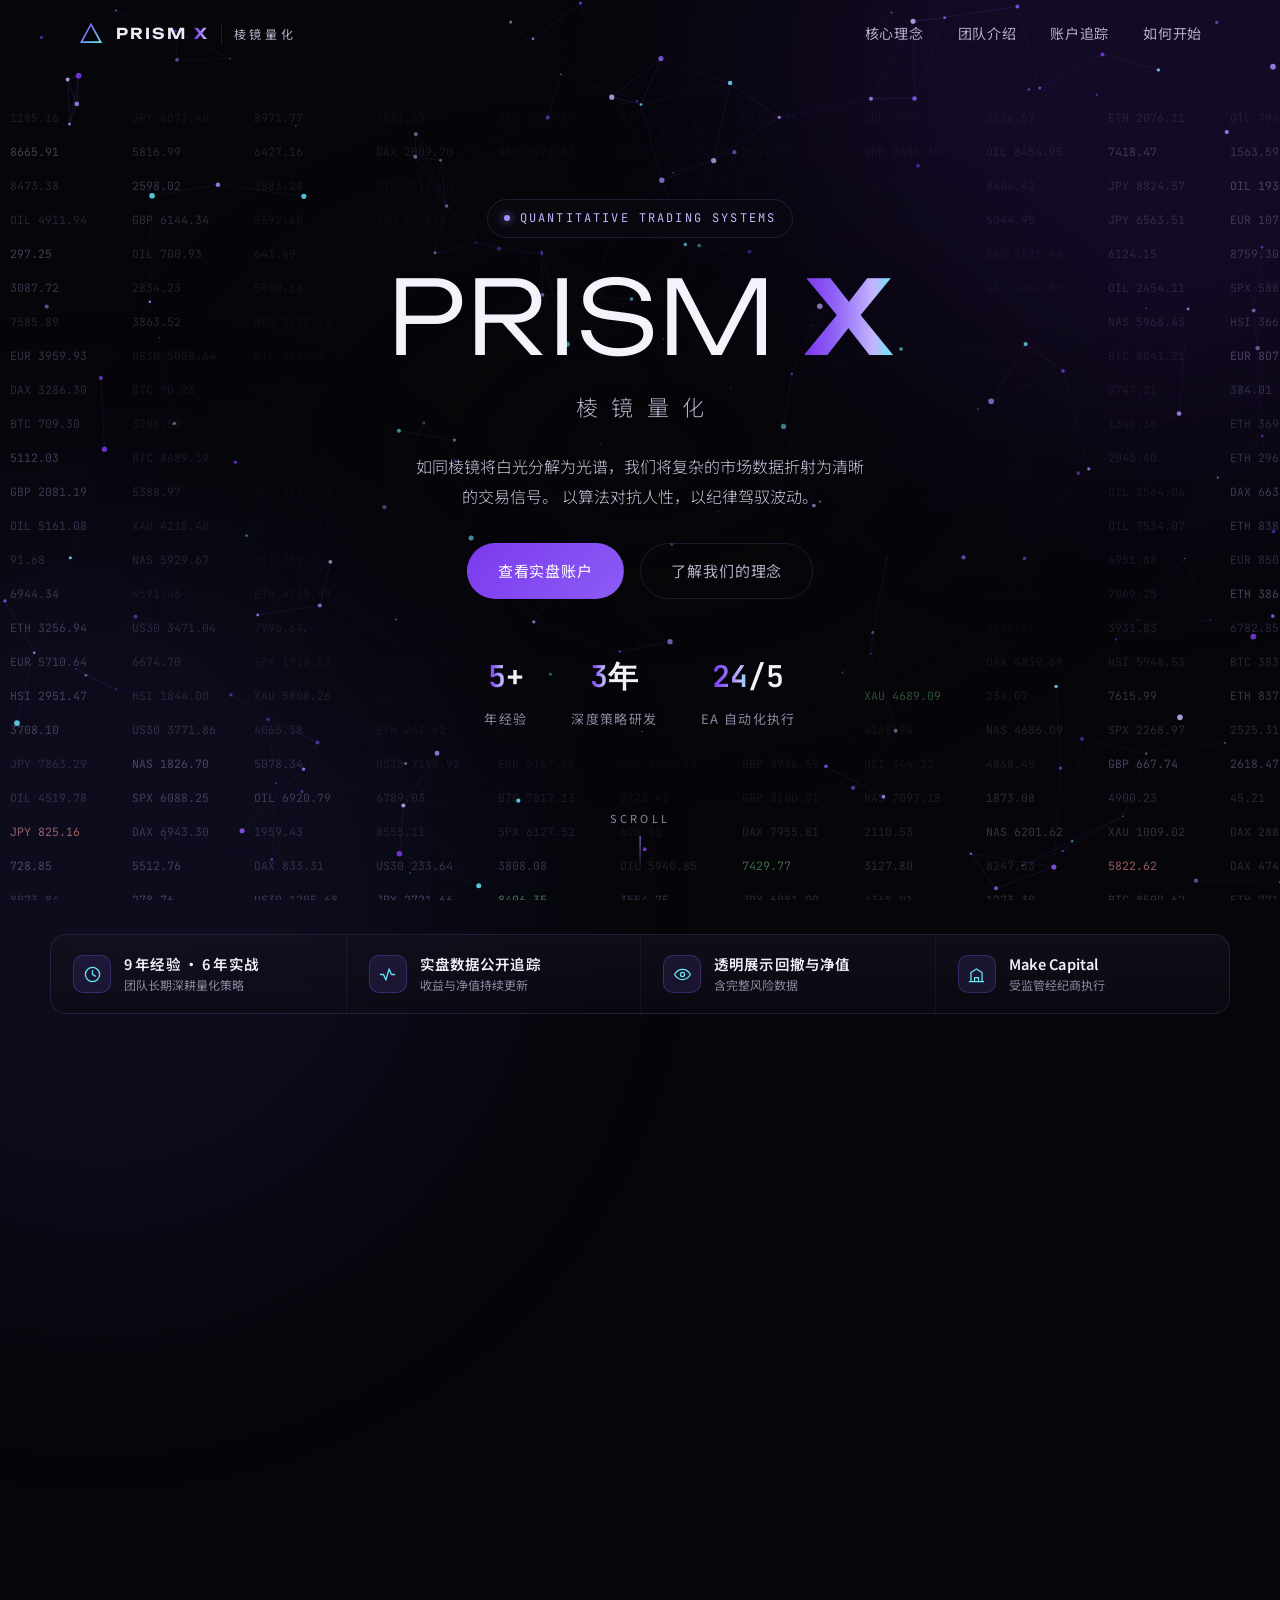
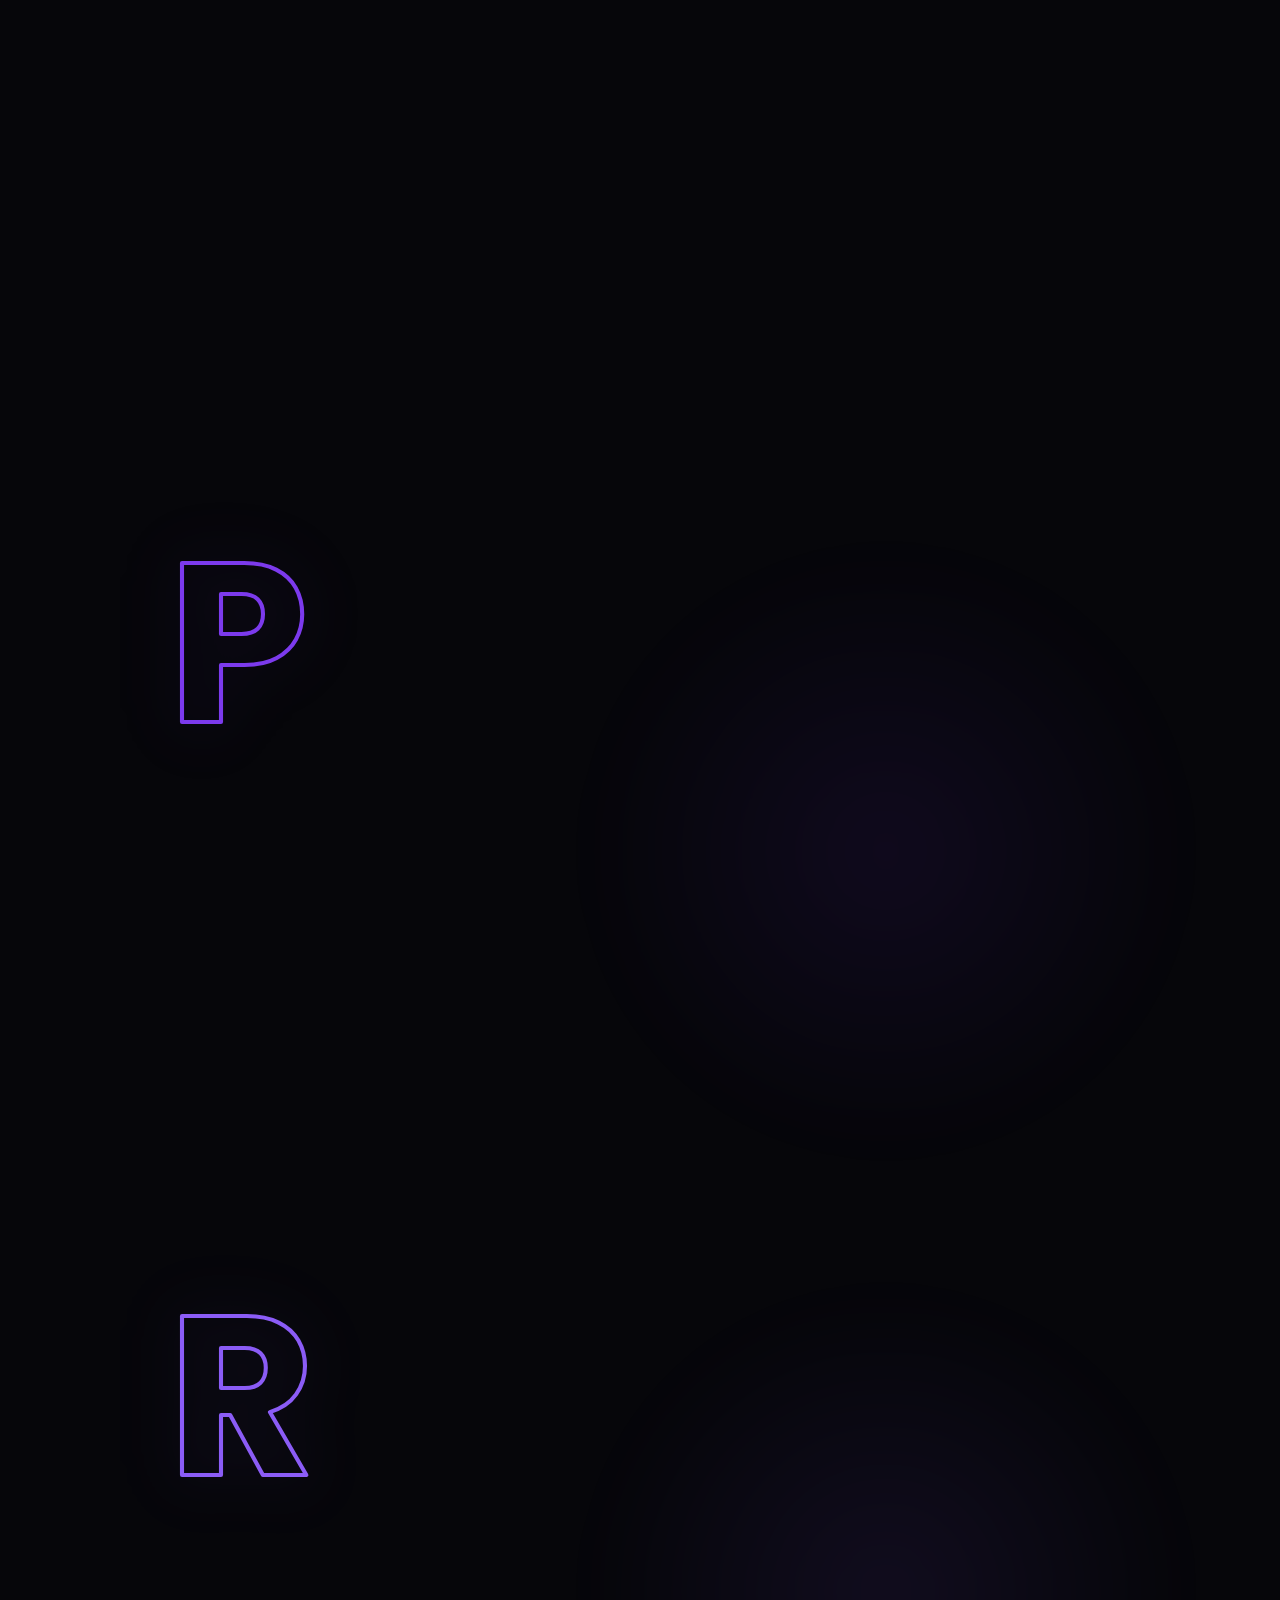
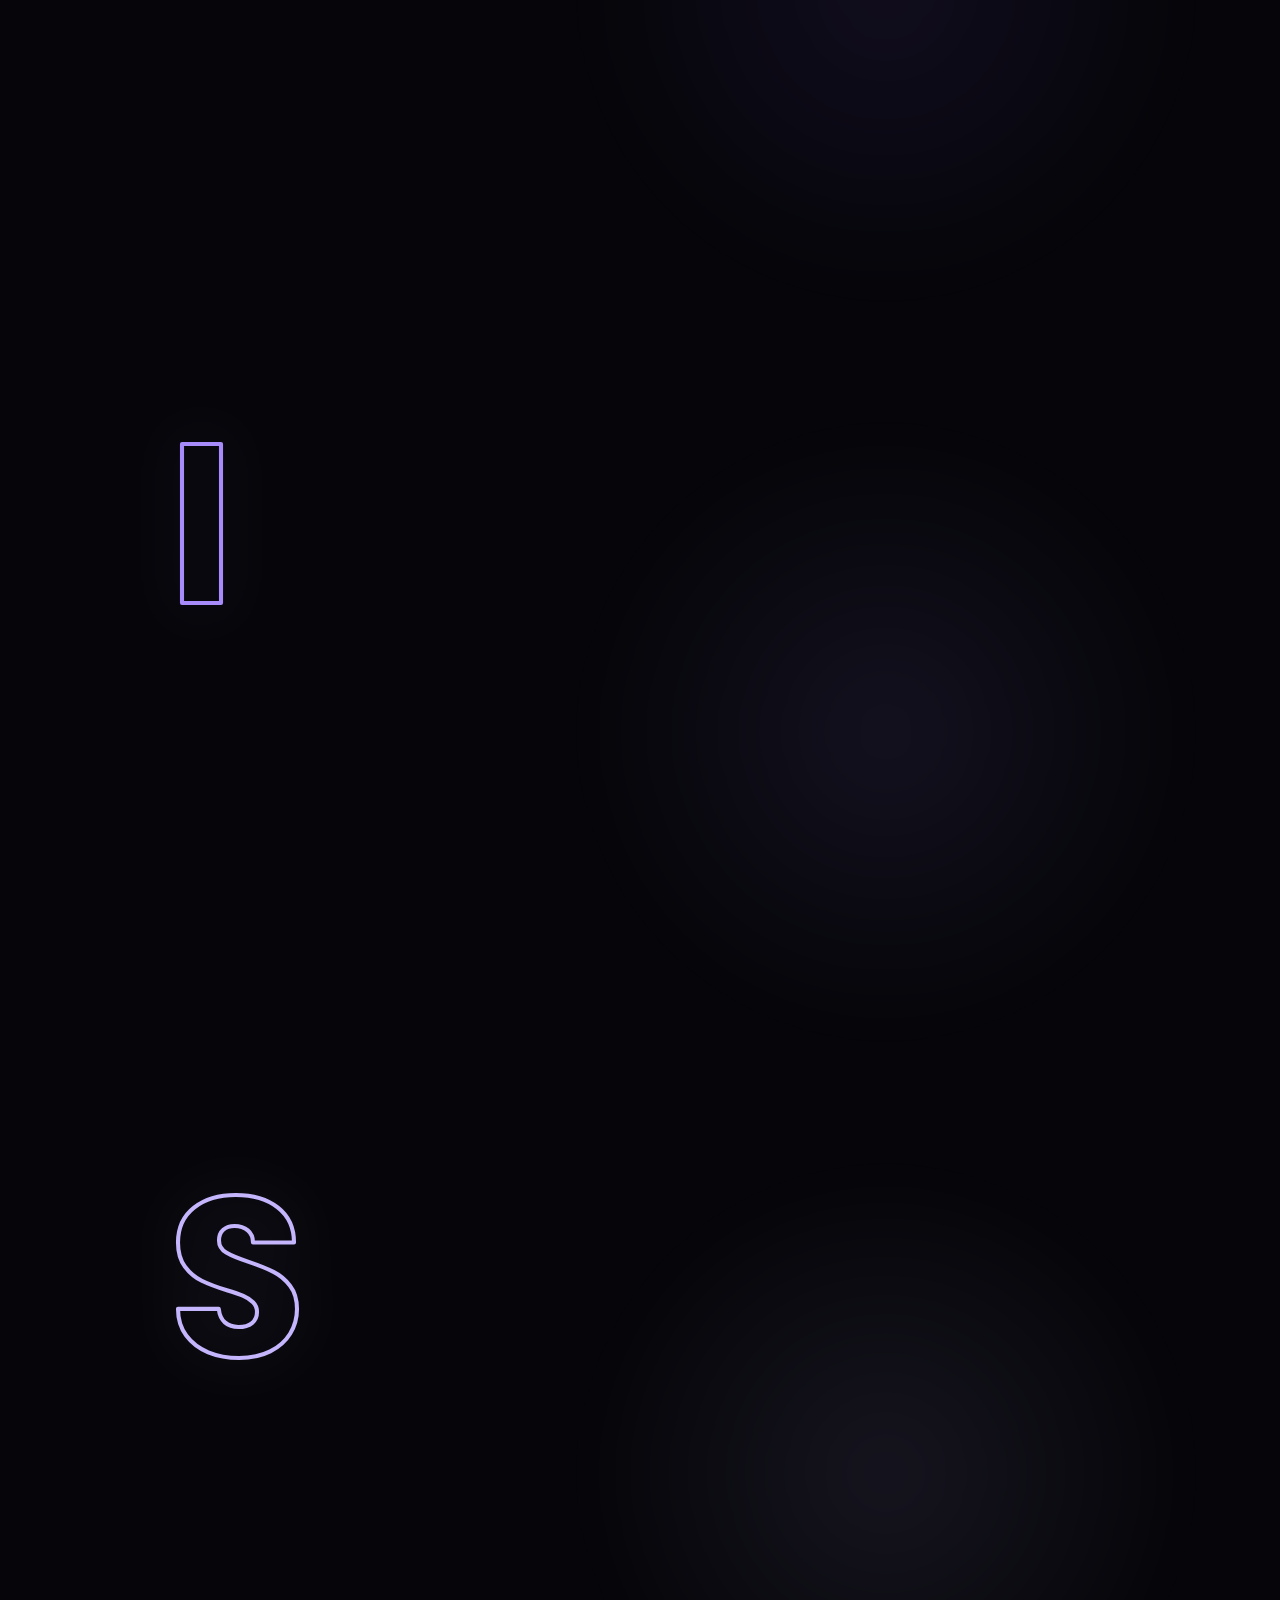
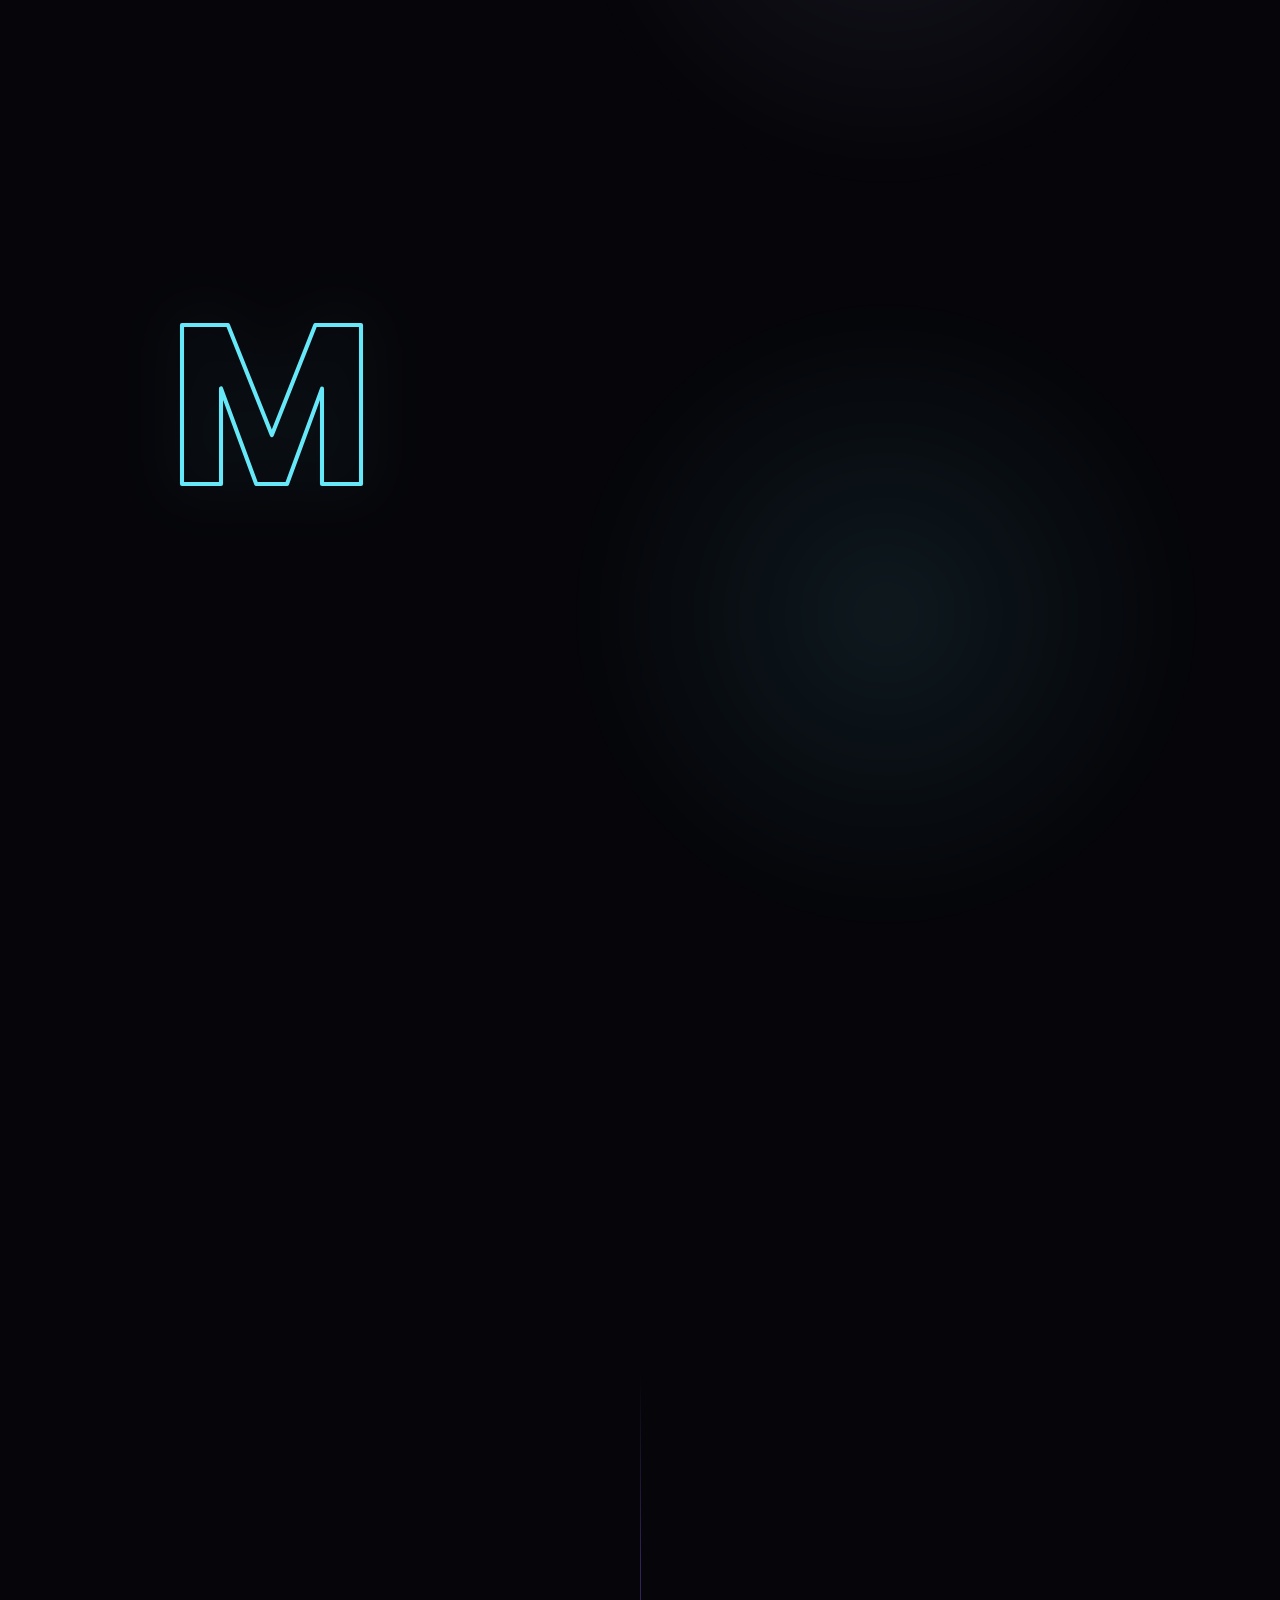
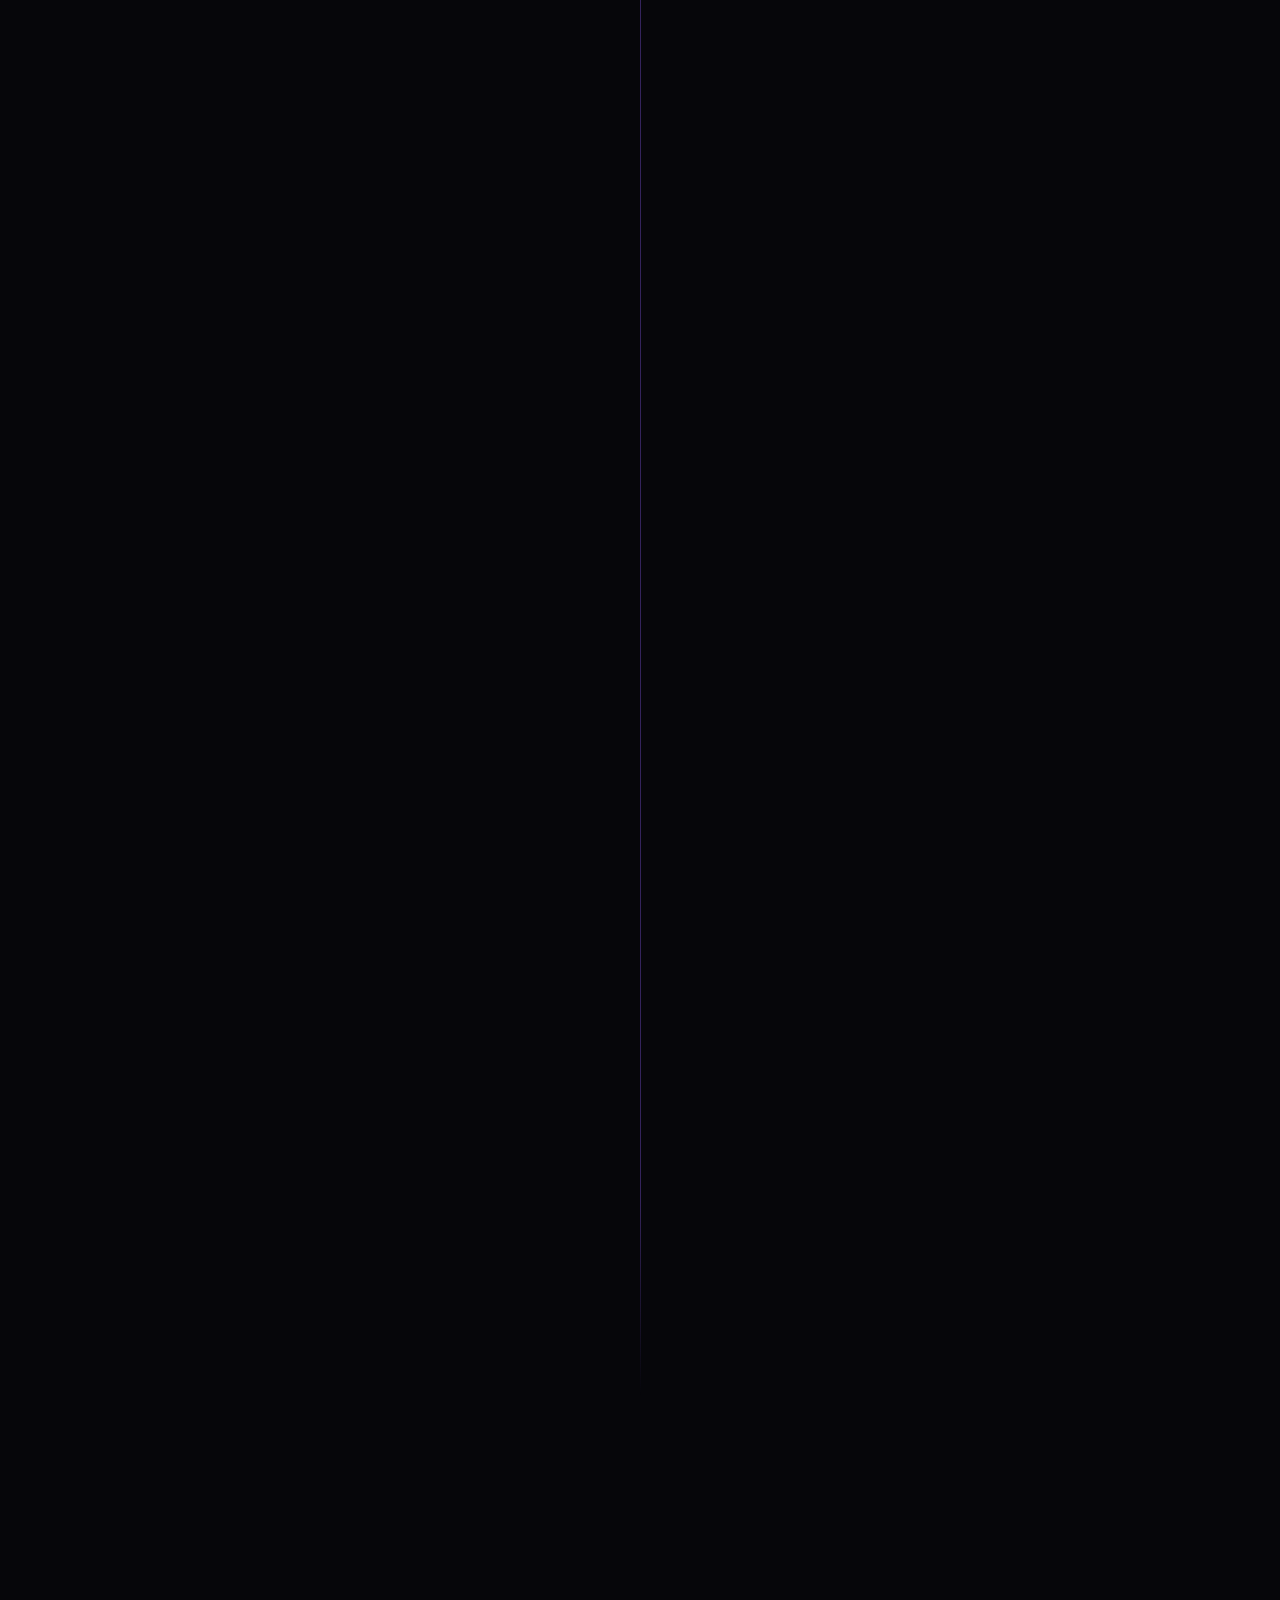
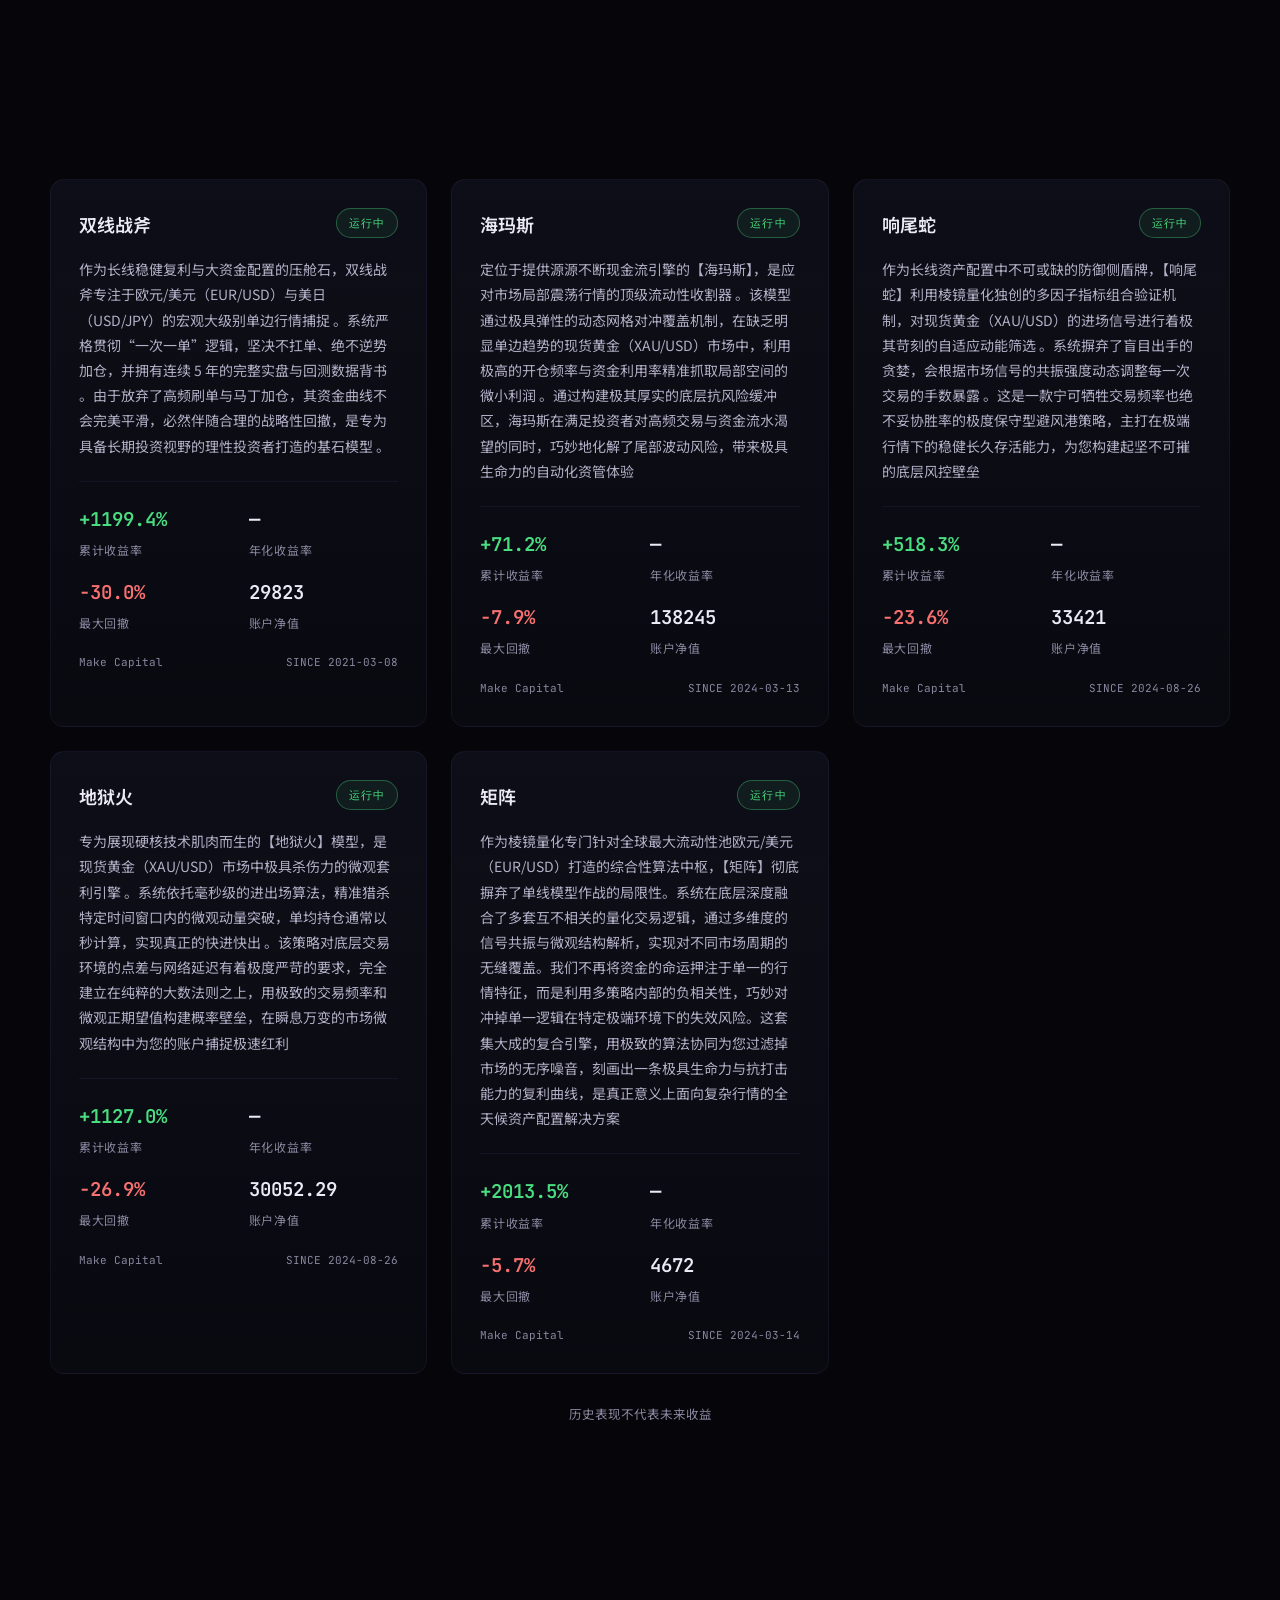
<file: index.html>
<!DOCTYPE html>
<html lang="zh-CN">
<head>
  <meta charset="UTF-8" />
  <meta name="viewport" content="width=device-width, initial-scale=1.0" />
  <title>PRISM X · 棱镜量化 — 算法交易 / 量化策略</title>
  <meta name="description" content="PRISM X 棱镜量化：以精准、风险优先、智能、稳健、多策略为核心理念的量化交易团队。" />
  <link rel="preconnect" href="https://fonts.googleapis.com" />
  <link rel="preconnect" href="https://fonts.gstatic.com" crossorigin />
  <link href="https://fonts.googleapis.com/css2?family=Unbounded:wght@400;600;700&family=Poppins:wght@600;700&family=Noto+Sans+SC:wght@300;400;500;600&family=JetBrains+Mono:wght@400;600&display=swap" rel="stylesheet" />
  <link rel="stylesheet" href="css/style.css" />
  <!-- 兜底样式：即使外部 CSS 加载失败，也保持深色可读 -->
  <style>
    body { background: #06060a; color: #eceaf6; font-family: "Noto Sans SC", -apple-system, "PingFang SC", "Microsoft YaHei", sans-serif; margin: 0; }
    .css-probe { position: absolute; visibility: hidden; }
  </style>
  <script>
    /* 检测 css/style.css 是否成功加载；失败则提示正确的打开方式 */
    window.addEventListener("DOMContentLoaded", function () {
      var probe = document.createElement("div");
      probe.className = "css-probe";
      document.body.appendChild(probe);
      var ok = getComputedStyle(probe).height === "7px"; /* style.css 中定义 */
      probe.remove();
      if (!ok) {
        var bar = document.createElement("div");
        bar.style.cssText = "position:fixed;top:0;left:0;right:0;z-index:9999;background:#7c3aed;color:#fff;padding:14px 20px;font-size:14px;line-height:1.7;text-align:center;";
        bar.innerHTML = "⚠️ 样式文件（css/style.css）未能加载。请先把压缩包<b>完整解压</b>，保持 css/ 和 js/ 文件夹与 index.html 在同一目录，再打开页面。不要直接在压缩包内双击打开。";
        document.body.prepend(bar);
      }
    });
  </script>
  <link rel="icon" type="image/svg+xml" href="data:image/svg+xml,%3Csvg xmlns='http://www.w3.org/2000/svg' viewBox='0 0 32 32'%3E%3Cpath d='M16 4 L28 26 L4 26 Z' fill='none' stroke='%23a78bfa' stroke-width='2'/%3E%3C/svg%3E" />  <!-- 转化优化新增组件样式（信任条 / 三步 / FAQ / 联系方式 / 就近风险提示） -->
  <style>
    .trust-strip { position: relative; z-index: 1; padding: 34px 24px; }
    .trust-strip-inner { max-width: var(--maxw); margin: 0 auto; display: grid; grid-template-columns: repeat(4, 1fr); background: linear-gradient(180deg, rgba(18,18,31,.72), rgba(13,13,23,.5)); border: 1px solid var(--line); border-radius: 16px; backdrop-filter: blur(10px); overflow: hidden; }
    .trust-item { display: flex; align-items: center; gap: 13px; padding: 20px 22px; border-left: 1px solid var(--line-soft); }
    .trust-item:first-child { border-left: none; }
    .trust-ico { flex: none; width: 38px; height: 38px; border-radius: 10px; display: grid; place-items: center; color: var(--cyan-300); background: rgba(139,92,246,.12); border: 1px solid rgba(139,92,246,.28); }
    .trust-ico svg { width: 19px; height: 19px; display: block; }
    .trust-tx { display: flex; flex-direction: column; gap: 3px; line-height: 1.3; }
    .trust-tx b { font-size: 14.5px; color: var(--text); font-weight: 600; letter-spacing: .01em; }
    .trust-tx span { font-size: 12px; color: var(--text-faint); }
    @media (max-width: 900px){
      .trust-strip-inner { grid-template-columns: repeat(2, 1fr); }
      .trust-item:nth-child(odd) { border-left: none; }
      .trust-item:nth-child(n+3) { border-top: 1px solid var(--line-soft); }
    }
    @media (max-width: 520px){
      .trust-strip { padding: 18px 14px; }
      .trust-strip-inner { grid-template-columns: 1fr; border-radius: 12px; }
      .trust-item { border-left: none !important; padding: 16px 18px; gap: 10px; }
      .trust-item:nth-child(n+2) { border-top: 1px solid var(--line-soft); }
      .trust-ico { width: 32px; height: 32px; border-radius: 8px; }
      .trust-ico svg { width: 16px; height: 16px; }
      .trust-tx b { font-size: 13px; }
      .trust-tx span { font-size: 11px; }
    }

    .accounts-cta { text-align: center; margin-top: 34px; }

    .steps { display: grid; grid-template-columns: repeat(3, 1fr); gap: 20px; }
    .step { position: relative; background: linear-gradient(180deg, var(--surface-2), var(--surface)); border: 1px solid var(--line); border-radius: var(--radius); padding: 30px 26px; overflow: hidden; }
    .step::before { content: ""; position:absolute; top:0; left:0; right:0; height:2px; background: var(--spectrum); transform: scaleX(0); transform-origin:left; transition: transform .6s ease; }
    .step:hover::before { transform: scaleX(1); }
    .step-n { font-family: var(--font-mono); font-size: 13px; color: var(--violet-400); letter-spacing:.2em; margin-bottom: 13px; }
    .step h3 { font-size: 18px; margin-bottom: 10px; color: var(--text); }
    .step p { font-size: 14px; color: var(--text-dim); line-height: 1.85; }
    .step strong { color: var(--violet-300); }
    @media (max-width: 760px){ .steps{ grid-template-columns: 1fr; gap: 14px; } .step{ padding: 24px 20px; } .step h3{ font-size: 16px; } .step p{ font-size: 13px; } }

    .faq { display: grid; gap: 13px; max-width: 860px; margin: 0 auto; }
    .faq-item { border: 1px solid var(--line); border-radius: 12px; background: rgba(18,18,31,.5); overflow: hidden; }
    .faq-item summary { list-style: none; cursor: pointer; color: var(--text); font-weight: 600; font-size: 16px; padding: 17px 22px; display: flex; justify-content: space-between; align-items: center; gap: 16px; }
    .faq-item summary::-webkit-details-marker { display: none; }
    .faq-item summary .pm { color: var(--violet-400); font-size: 22px; line-height: 1; flex: none; transition: transform .3s; }
    .faq-item[open] summary .pm { transform: rotate(45deg); }
    .faq-a-inner { padding: 0 22px 18px; color: var(--text-dim); font-size: 14.5px; line-height: 1.9; }
    .faq-a-inner strong { color: var(--violet-300); }
    @media (max-width: 480px){
      .faq-item summary { font-size: 14px; padding: 15px 16px; }
      .faq-a-inner { font-size: 13px; padding: 0 16px 16px; line-height: 1.8; }
    }

    .contact-methods { display: flex; flex-wrap: wrap; justify-content: center; gap: 13px; margin-top: 26px; }
    .contact-card { display: flex; align-items: center; gap: 11px; border: 1px solid var(--line); border-radius: 100px; padding: 11px 22px; color: var(--text); text-decoration: none; font-size: 14px; background: rgba(124,58,237,.05); transition: border-color .25s, background .25s, transform .25s; }
    .contact-card:hover { border-color: var(--violet-500); background: rgba(139,92,246,.1); transform: translateY(-2px); }
    .contact-card b { color: var(--violet-300); font-family: var(--font-mono); font-weight: 600; }
    @media (max-width: 480px){
      .contact-methods { gap: 8px; }
      .contact-card { padding: 9px 16px; font-size: 12.5px; gap: 8px; }
      .contact-card b { font-size: 12px; }
    }
    @media (max-width: 480px){
      .cta-actions { flex-direction: column; align-items: stretch; gap: 10px; }
      .cta-actions .btn { width: 100%; }
      .cta-trust { gap: 14px; font-size: 11px; }
      .cta-br { display: none; }
    }

    .nav-admin.hidden { display: none !important; }
  </style>

</head>
<body>

  <div class="scroll-progress" id="scrollProgress" aria-hidden="true"></div>

  <!-- 可互动背景 -->
  <canvas id="bg-canvas" aria-hidden="true"></canvas>
  <div class="bg-glow bg-glow--a" aria-hidden="true"></div>
  <div class="bg-glow bg-glow--b" aria-hidden="true"></div>

  <!-- 导航 -->
  <header class="nav" id="nav">
    <div class="nav-inner">
      <a class="brand" href="#top">
        <svg class="brand-mark" viewBox="0 0 32 32" aria-hidden="true">
          <path d="M16 4 L28 26 L4 26 Z" fill="none" stroke="url(#brandGrad)" stroke-width="2"/>
          <defs>
            <linearGradient id="brandGrad" x1="0" y1="0" x2="1" y2="1">
              <stop offset="0%" stop-color="#7c3aed"/>
              <stop offset="100%" stop-color="#67e8f9"/>
            </linearGradient>
          </defs>
        </svg>
        <span class="brand-name">PRISM <em>X</em></span>
        <span class="brand-cn">棱镜量化</span>
      </a>
      <button class="nav-toggle" id="navToggle" aria-label="菜单">
        <span></span><span></span><span></span>
      </button>
      <nav class="nav-links" id="navLinks">
        <a href="#philosophy">核心理念</a>
        <a href="#timeline">团队介绍</a>
        <a href="#accounts">账户追踪</a>
        <a href="#how">如何开始</a>
        <a class="nav-admin hidden" href="admin.html">管理入口</a>
      </nav>
    </div>
  </header>

  <main id="top">

    <!-- Hero · G17 边缘环数据（越靠中心越透明）+ 互动粒子 -->
    <section class="hero hero-g17" id="heroG17">
      <canvas class="hero-bg" id="heroParticles" aria-hidden="true"></canvas>
      <canvas class="hero-wall" id="heroWall" aria-hidden="true"></canvas>
      <div class="hero-vig" aria-hidden="true"></div>
      <div class="hero-center" id="heroCenter">
        <span class="hero-eyebrow"><span class="dot"></span>QUANTITATIVE TRADING SYSTEMS</span>
        <h1>PRISM <span class="x">X</span></h1>
        <div class="hero-cn">棱镜量化</div>
        <p class="hero-desc">
          如同棱镜将白光分解为光谱，我们将复杂的市场数据折射为清晰的交易信号。
          以算法对抗人性，以纪律驾驭波动。
        </p>
        <div class="hero-actions">
          <a class="btn btn-primary" href="#accounts">查看实盘账户</a>
          <a class="btn btn-ghost" href="#philosophy">了解我们的理念</a>
        </div>
        <div class="hero-stats">
          <div class="hero-stat">
            <div class="num"><b data-count="9">0</b>+</div>
            <div class="lab">年经验</div>
          </div>
          <div class="hero-stat">
            <div class="num"><b data-count="6">0</b>年</div>
            <div class="lab">深度策略研发</div>
          </div>
          <div class="hero-stat">
            <div class="num"><b>24</b>/5</div>
            <div class="lab">EA 自动化执行</div>
          </div>
        </div>
      </div>
      <div class="scroll-hint">SCROLL</div>
    </section>

    <!-- 信任条：把最能建立信任的信号前置 -->
    <div class="trust-strip" aria-label="信任信息">
      <div class="trust-strip-inner">
        <div class="trust-item">
          <span class="trust-ico"><svg viewBox="0 0 24 24" fill="none" stroke="currentColor" stroke-width="1.6" stroke-linecap="round" stroke-linejoin="round"><circle cx="12" cy="12" r="9"/><path d="M12 7v5l3.5 2"/></svg></span>
          <div class="trust-tx"><b>9 年经验 · 6 年实战</b><span>团队长期深耕量化策略</span></div>
        </div>
        <div class="trust-item">
          <span class="trust-ico"><svg viewBox="0 0 24 24" fill="none" stroke="currentColor" stroke-width="1.6" stroke-linecap="round" stroke-linejoin="round"><path d="M3 12h4l3 7 4-14 3 7h4"/></svg></span>
          <div class="trust-tx"><b>实盘数据公开追踪</b><span>收益与净值持续更新</span></div>
        </div>
        <div class="trust-item">
          <span class="trust-ico"><svg viewBox="0 0 24 24" fill="none" stroke="currentColor" stroke-width="1.6" stroke-linecap="round" stroke-linejoin="round"><path d="M2 12s3.8-6.5 10-6.5S22 12 22 12s-3.8 6.5-10 6.5S2 12 2 12z"/><circle cx="12" cy="12" r="2.6"/></svg></span>
          <div class="trust-tx"><b>透明展示回撤与净值</b><span>含完整风险数据</span></div>
        </div>
        <div class="trust-item">
          <span class="trust-ico"><svg viewBox="0 0 24 24" fill="none" stroke="currentColor" stroke-width="1.6" stroke-linecap="round" stroke-linejoin="round"><path d="M3 21h18M5 21V9.5L12 5l7 4.5V21M9.5 21v-5h5v5"/></svg></span>
          <div class="trust-tx"><b>Make Capital</b><span>受监管经纪商执行</span></div>
        </div>
      </div>
    </div>

    <!-- 为何算法交易（损失厌恶 × 问题-方案对比） -->
    <section class="section section-tight" id="why">
      <div class="section-inner">
        <div class="section-head reveal">
          <div class="section-tag">WHY ALGORITHMIC</div>
          <h2>交易中最贵的成本，是人性<span class="en">EMOTION IS THE MOST EXPENSIVE COST</span></h2>
          <p>2017 年成立之初我们就确信：情绪化与不确定性，是手动交易最大的瓶颈。</p>
        </div>
        <div class="vs-grid reveal">
          <div class="vs-col vs-human">
            <div class="vs-head"><span class="vs-icon">✕</span><h3>情绪驱动的手动交易</h3></div>
            <ul>
              <li>追涨杀跌，被恐惧与贪婪牵着走</li>
              <li>无法 24 小时盯盘，错过关键时机</li>
              <li>亏损后报复性加仓，越亏越重</li>
              <li>决策全凭感觉，无法回测验证</li>
            </ul>
          </div>
          <div class="vs-divider"><span>VS</span></div>
          <div class="vs-col vs-algo">
            <div class="vs-head"><span class="vs-icon">✓</span><h3>纪律执行的算法交易</h3></div>
            <ul>
              <li>规则化执行，每一单都有数学依据</li>
              <li>EA 全天候运行，毫秒级响应行情</li>
              <li>多重风控自动触发，回撤始终可控</li>
              <li>回测 + 实盘双重验证，表现可追溯</li>
            </ul>
          </div>
        </div>
      </div>
    </section>

    <!-- 核心理念 -->
    <section class="section" id="philosophy">
      <div class="section-inner">
        <div class="section-head reveal">
          <div class="section-tag">PHILOSOPHY</div>
          <h2>我们的核心理念<span class="en">FIVE WAVELENGTHS OF PRISM X</span></h2>
          <p>白光经过棱镜被分解为五种波长 —— 这是我们做量化的五个基本面。</p>
        </div>

        <div class="phil-screens">

          <article class="phil-screen reveal" data-hue="0">
            <div class="phil-screen-inner">
              <svg class="phil-letter" viewBox="0 0 300 240" preserveAspectRatio="xMinYMid meet" aria-hidden="true"><text class="phil-letter-text" x="4" y="192" font-size="220">P</text></svg>
              <span class="phil-wave">λ-01 / 380nm · 核心理念 01</span>
              <h3 class="phil-title">Precision<span class="cn">精准</span></h3>
              <p class="phil-lead">光线通过棱镜的精确折射，我们将复杂的市场数据转化为精准的交易信号。每一个策略参数都经过严格的数学验证和实盘检验。</p>
              <div class="phil-points">
                <div class="phil-point"><h4>5年深度研发</h4><span>持续的策略优化和参数调校，确保每个交易决策的精确性</span></div>
                <div class="phil-point"><h4>9年经验积累</h4><span>丰富的市场经验转化为精确的风险控制和机会识别</span></div>
                <div class="phil-point"><h4>严格回测验证</h4><span>每个策略都经过历史数据的严格测试和验证</span></div>
              </div>
            </div>
          </article>

          <article class="phil-screen reveal" data-hue="1">
            <div class="phil-screen-inner">
              <svg class="phil-letter" viewBox="0 0 300 240" preserveAspectRatio="xMinYMid meet" aria-hidden="true"><text class="phil-letter-text" x="4" y="192" font-size="220">R</text></svg>
              <span class="phil-wave">λ-02 / 420nm · 核心理念 02</span>
              <h3 class="phil-title">Risk-First<span class="cn">风险优先</span></h3>
              <p class="phil-lead">“风险第一，收益第二”是我们不变的投资哲学。就像棱镜能够分离有害紫外线，我们的系统能够识别和规避市场风险。</p>
              <div class="phil-points">
                <div class="phil-point"><h4>多重风控机制</h4><span>时间风控、解套算法、人工监控三重保护</span></div>
                <div class="phil-point"><h4>透明风险展示</h4><span>真实展示包括回撤在内的完整交易表现</span></div>
                <div class="phil-point"><h4>快速应对机制</h4><span>基于5年优化的风险应对和处置流程</span></div>
              </div>
            </div>
          </article>

          <article class="phil-screen reveal" data-hue="2">
            <div class="phil-screen-inner">
              <svg class="phil-letter" viewBox="0 0 300 240" preserveAspectRatio="xMinYMid meet" aria-hidden="true"><text class="phil-letter-text" x="4" y="192" font-size="220">I</text></svg>
              <span class="phil-wave">λ-03 / 460nm · 核心理念 03</span>
              <h3 class="phil-title">Intelligence<span class="cn">智能</span></h3>
              <p class="phil-lead">运用人工智能和算法交易技术，持续优化和研发策略，让每一笔交易都在最优时机执行。</p>
              <div class="phil-points">
                <div class="phil-point"><h4>EA自动化交易</h4><span>24小时不间断的智能交易执行系统</span></div>
                <div class="phil-point"><h4>AI优化策略</h4><span>利用现有的科技，不断优化，改进我们的策略</span></div>
                <div class="phil-point"><h4>持续算法优化</h4><span>每段时间定期优化参数，确保能够符合市场行情</span></div>
              </div>
            </div>
          </article>

          <article class="phil-screen reveal" data-hue="3">
            <div class="phil-screen-inner">
              <svg class="phil-letter" viewBox="0 0 300 240" preserveAspectRatio="xMinYMid meet" aria-hidden="true"><text class="phil-letter-text" x="4" y="192" font-size="220">S</text></svg>
              <span class="phil-wave">λ-04 / 500nm · 核心理念 04</span>
              <h3 class="phil-title">Stability<span class="cn">稳健</span></h3>
              <p class="phil-lead">稳健是我们的核心特质。我们测试策略都会先关注策略的稳定性，确保可以在不同的市场环境存活。</p>
              <div class="phil-points">
                <div class="phil-point"><h4>低风险策略开发</h4><span>持续开发以“稳定”为主的EA</span></div>
                <div class="phil-point"><h4>收益风险平衡</h4><span>比起收益率，我们更加优先考虑回撤</span></div>
                <div class="phil-point"><h4>长期实盘验证</h4><span>所有策略都经过充分的实盘测试</span></div>
              </div>
            </div>
          </article>

          <article class="phil-screen reveal" data-hue="4">
            <div class="phil-screen-inner">
              <svg class="phil-letter" viewBox="0 0 300 240" preserveAspectRatio="xMinYMid meet" aria-hidden="true"><text class="phil-letter-text" x="4" y="192" font-size="220">M</text></svg>
              <span class="phil-wave">λ-05 / 540nm · 核心理念 05</span>
              <h3 class="phil-title">Multi-Strategy<span class="cn">多策略</span></h3>
              <p class="phil-lead">就像棱镜将白光分解为丰富的光谱，我们提供多元化的量化策略，满足不同投资者的风险偏好和收益期望。</p>
              <div class="phil-points">
                <div class="phil-point"><h4>高回报</h4><span>适合风险偏好者，绝对可以满足你的冒险精神</span></div>
                <div class="phil-point"><h4>高稳定</h4><span>适合追求长期的投资者，以稳定为第一需求</span></div>
                <div class="phil-point"><h4>更多策略研发中</h4><span>持续开发适应不同市场环境的量化策略</span></div>
              </div>
            </div>
          </article>

        </div>
      </div>
    </section>

    <!-- 团队介绍 / 时间线 -->
    <section class="section" id="timeline">
      <div class="section-inner">
        <div class="section-head reveal">
          <div class="section-tag">TIMELINE</div>
          <h2>团队介绍<span class="en">2017 — 2026 · THE PATH OF PRISM X</span></h2>
          <p>从算法交易的探索者，到旗舰级量化产品的构建者。</p>
        </div>

        <div class="timeline">
          <div class="tl-item reveal">
            <div class="tl-year">2017</div>
            <div class="tl-node"></div>
            <div class="tl-content"><div class="tl-card">
              <h3>团队成立</h3>
              <p>“棱镜量化”团队正式成立并进军全球交易市场。我们便深信：情绪化和不确定性是手动交易的最大瓶颈。由此，我们踏上了用“算法交易”解决“人性”弱点的探索之路，并构建了一个算法交易策略库。</p>
            </div></div>
          </div>
          <div class="tl-item reveal">
            <div class="tl-year">2019</div>
            <div class="tl-node"></div>
            <div class="tl-content"><div class="tl-card">
              <h3>策略整合</h3>
              <p>从深入到精益求精，我们整合了大量华尔街的算法交易策略，并吸纳了全球顶级量化机构的风控、算法精髓等丰富经验。不仅更加完善了我们的算法交易策略库，并建立了一套高级别的风控体系，以加强策略的续航能力。</p>
            </div></div>
          </div>
          <div class="tl-item reveal">
            <div class="tl-year">2021</div>
            <div class="tl-node"></div>
            <div class="tl-content"><div class="tl-card">
              <h3>策略升级</h3>
              <p>融合了我们的交易哲学，并加入了“滚动优化”、“动态风控”模块。开发出一套算法交易策略，以非常强的风险管理能力在市场剧烈波动时，赚取更丰厚的收益。</p>
            </div></div>
          </div>
          <div class="tl-item reveal">
            <div class="tl-year">2023</div>
            <div class="tl-node"></div>
            <div class="tl-content"><div class="tl-card">
              <h3>团队升级</h3>
              <p>“棱镜量化”团队汇集了金融建模、软件开发和大数据分析各领域的成员。我们齐心协力，借助AI进一步升级优化算法交易策略库，让工具更加智能化，升级为可商业化的旗舰级产品 —— 既有程序化算法交易策略，也有智能可视化的行情分析软件。</p>
            </div></div>
          </div>
          <div class="tl-item reveal">
            <div class="tl-year">2024</div>
            <div class="tl-node"></div>
            <div class="tl-content"><div class="tl-card">
              <h3>实战验证</h3>
              <p>算法力量在实战中不断得到验证。我们的算法交易策略在过去一年中，成功地在各类市场环境下保持稳定盈利。年化收益率远超行业平均水平，最大回撤更是控制在安全线以内，完美兑现了我们最初的设计理念，确保了风险和收益的平衡。</p>
            </div></div>
          </div>
          <div class="tl-item reveal">
            <div class="tl-year">2025</div>
            <div class="tl-node"></div>
            <div class="tl-content"><div class="tl-card">
              <h3>持续拓展</h3>
              <p>我们将持续拓展策略边界，开发针对不同市场周期的多元化算法交易EA矩阵，并以滚动优化机制确保所有产品始终保持最佳性能，致力于为客户带来卓越且长期的投资价值。</p>
            </div></div>
          </div>
          <div class="tl-item reveal">
            <div class="tl-year">2026</div>
            <div class="tl-node"></div>
            <div class="tl-content"><div class="tl-card">
              <h3>透明化运营</h3>
              <p>上线"账户追踪"体系，实盘账户的收益、回撤与运行状态公开呈现，让每一份信任都建立在真实数据之上。EA 矩阵与可视化分析工具持续迭代，以长期主义服务全球投资者。</p>
            </div></div>
          </div>
        </div>
      </div>
    </section>

    <!-- 账户追踪 -->
    <section class="section" id="accounts">
      <div class="section-inner">
        <div class="section-head reveal">
          <div class="section-tag">LIVE ACCOUNTS</div>
          <h2>账户追踪<span class="en">REAL ACCOUNTS · REAL NUMBERS</span></h2>
          <p>这里展示我们目前在运行的交易账户数据和介绍。我们坚持透明风险展示 —— 包括回撤在内的完整交易表现。</p>
        </div>
        <div class="accounts-grid" id="accountsGrid">
          <!-- 由 js/main.js 渲染 -->
        </div>
        <p class="accounts-note">历史表现不代表未来收益</p>
        <div class="accounts-cta reveal">
          <a class="btn btn-primary" href="#how">看完数据 · 了解如何参与</a>
        </div>
      </div>
    </section>

    <!-- 如何开始（降低门槛 · 路径清晰 · 不催促） -->
    <section class="section" id="how">
      <div class="section-inner">
        <div class="section-head reveal">
          <div class="section-tag">HOW IT WORKS</div>
          <h2>如何开始<span class="en">THREE STEPS TO BEGIN</span></h2>
          <p>透明、可控、不催促 —— 先了解，再决定。</p>
        </div>
        <div class="steps reveal">
          <div class="step">
            <div class="step-n">STEP 01</div>
            <h3>了解与咨询</h3>
            <p>查看我们公开的实盘账户与策略说明，带着你的问题与我们沟通，确认风险与收益预期是否与你匹配。</p>
          </div>
          <div class="step">
            <div class="step-n">STEP 02</div>
            <h3>开通你自己的账户</h3>
            <p>在受监管的经纪商开通<strong>属于你本人</strong>的交易账户，资金始终由你本人掌控，按说明接入对应策略 / EA。</p>
          </div>
          <div class="step">
            <div class="step-n">STEP 03</div>
            <h3>跟踪与复盘</h3>
            <p>通过账户追踪实时查看收益与回撤并定期复盘，任何阶段你都可随时调整或停止。</p>
          </div>
        </div>
      </div>
    </section>

    <!-- 行动召唤 -->
    <section class="section cta-section" id="contact">
      <div class="section-inner cta-inner reveal">
        <div class="cta-glow" aria-hidden="true"></div>
        <div class="cta-left">
          <div class="section-tag">CONTACT</div>
          <h2>让算法替你保持纪律</h2>
          <p>先看完我们正在运行的真实账户 —— 包括回撤在内的完整表现，<br class="cta-br" />再决定是否与我们同行。我们不催你,只把数据和风险摆清楚。</p>
          <div class="cta-actions">
            <a class="btn btn-primary btn-lg" href="#accounts">查看实盘账户</a>
            <a class="btn btn-ghost" href="#faq">先看常见问题</a>
          </div>
          <div class="cta-trust">
            <span>✓ 透明回撤展示</span>
            <span>✓ 资金自己掌控</span>
            <span>✓ 风险优先哲学</span>
          </div>
        </div>
        <div class="cta-right">
          <div class="contact-methods">
            <a class="contact-card" href="https://wa.me/601156985605" target="_blank" rel="noopener noreferrer">
              <span class="cc-icon"><svg viewBox="0 0 24 24" fill="none" stroke="currentColor" stroke-width="1.8" stroke-linecap="round" stroke-linejoin="round"><path d="M3 21L4.65 17.15C3.67 15.59 3.05 13.87 3.05 12.05C3.05 6.59 7.59 2.05 13.05 2.05C18.51 2.05 23.05 6.59 23.05 12.05C23.05 17.51 18.51 22.05 13.05 22.05C11.23 22.05 9.51 21.43 7.95 20.45L3 21Z"/><path d="M8.8 9.5C9.2 8.3 10.2 8 11 8.3C11.4 8.5 11.7 8.9 12 9.3C12.6 10.4 13 11 12.5 12C12.5 12 11.5 13.2 11.5 13.2C12.5 15 14 15.8 16 16.5C16 16 17 15 17.2 14.5C17.5 14 17 13.5 16 13C15.6 12.8 14.5 12.4 14 12.5C13.5 12.6 12.5 13.8 11.8 14.2C11.1 14.6 10 14 8.8 12.5C7.6 11 7.5 10.2 8.8 9.5Z"/></svg></span>
              <span>WhatsApp <b>+60 11-56985605</b></span>
            </a>
            <a class="contact-card" href="weixin://contacts/profile/rexlee8698">
              <span class="cc-icon"><svg viewBox="0 0 24 24" fill="none" stroke="currentColor" stroke-width="1.8" stroke-linecap="round" stroke-linejoin="round"><path d="M8.5 11C8.5 8.5 10.5 6.5 13 6.5C15.5 6.5 17.5 8.5 17.5 11C17.5 13.5 15.5 15.5 13 15.5H11L8 18V15.5C7 14.5 6.5 13 6.5 11.5"/><circle cx="11" cy="11" r="1.2"/><circle cx="15" cy="11" r="1.2"/></svg></span>
              <span>微信 <b>rexlee8698</b></span>
            </a>
          </div>
        </div>
      </div>
    </section>

    <!-- 常见问题（正面回答入金前的核心顾虑） -->
    <section class="section section-tight" id="faq">
      <div class="section-inner">
        <div class="section-head reveal">
          <div class="section-tag">FAQ</div>
          <h2>常见问题<span class="en">QUESTIONS BEFORE YOU START</span></h2>
          <p>把入金前最该问的问题，老老实实摆在这里。</p>
        </div>
        <div class="faq reveal" id="faqList">
          <!-- 由 js/main.js 渲染 -->
        </div>
      </div>
    </section>

  </main>

  <footer>
    <div class="footer-inner">
      <a class="brand" href="#top">
        <span class="brand-name">PRISM <em>X</em></span>
        <span class="brand-cn">棱镜量化</span>
      </a>
      <p>© 2017 – 2026 PRISM X Quantitative. All rights reserved.</p>
    </div>
    <p class="footer-disclaimer">
      风险提示：本网站内容仅作团队与策略介绍之用，不构成任何投资建议。量化交易及外汇、差价合约等杠杆产品存在较高风险，可能导致本金损失。历史表现不代表未来收益，请根据自身风险承受能力谨慎决策。
    </p>
  </footer>

  <script>
    /* 动态加载 data.js（带时间戳绕过缓存），确保每次刷新都能拿到最新版本 */
    function loadJS(src, cb) {
      var s = document.createElement("script");
      s.src = src;
      s.onload = cb || function () {};
      document.head.appendChild(s);
    }
    loadJS("js/data.js?t=" + Date.now(), function () {
      loadJS("js/background.js", function () {
        loadJS("js/main.js", function () {
          /* 连续点击 phil-wave 5 次显示管理入口 */
          var clicks = 0, timer = null;
          var philWave = document.querySelector(".phil-wave");
          var adminLink = document.querySelector(".nav-admin");
          if (philWave && adminLink) {
            philWave.style.cursor = "default";
            philWave.addEventListener("click", function () {
              clicks++;
              clearTimeout(timer);
              if (clicks >= 5) {
                adminLink.classList.remove("hidden");
                clicks = 0;
              } else {
                timer = setTimeout(function () { clicks = 0; }, 2000);
              }
            });
          }
        });
      });
    });
  </script>
</body>
</html>
</file>
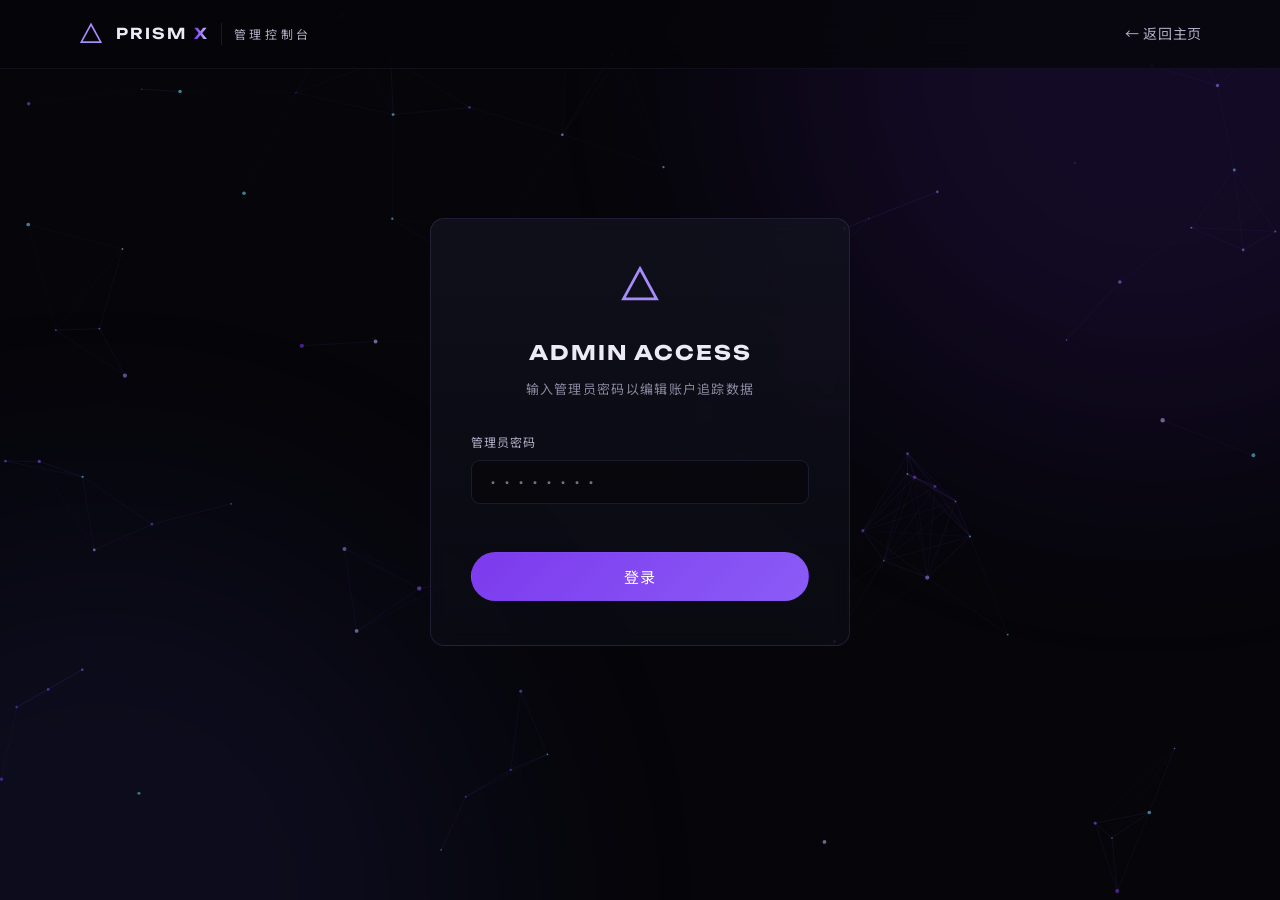
<file: admin.html>
<!DOCTYPE html>
<html lang="zh-CN">
<head>
  <meta charset="UTF-8" />
  <meta name="viewport" content="width=device-width, initial-scale=1.0" />
  <title>管理控制台 · PRISM X 棱镜量化</title>
  <meta name="robots" content="noindex, nofollow" />
  <link rel="preconnect" href="https://fonts.googleapis.com" />
  <link rel="preconnect" href="https://fonts.gstatic.com" crossorigin />
  <link href="https://fonts.googleapis.com/css2?family=Unbounded:wght@400;600;700&family=Noto+Sans+SC:wght@300;400;500;600&family=JetBrains+Mono:wght@400;600&display=swap" rel="stylesheet" />
  <link rel="stylesheet" href="css/style.css" />
  <link rel="stylesheet" href="css/admin.css" />
  <style>
    body { background: #06060a; color: #eceaf6; font-family: "Noto Sans SC", -apple-system, "PingFang SC", "Microsoft YaHei", sans-serif; margin: 0; }
    .css-probe { position: absolute; visibility: hidden; }
  </style>
  <script>
    window.addEventListener("DOMContentLoaded", function () {
      var probe = document.createElement("div");
      probe.className = "css-probe";
      document.body.appendChild(probe);
      var ok = getComputedStyle(probe).height === "7px";
      probe.remove();
      if (!ok) {
        var bar = document.createElement("div");
        bar.style.cssText = "position:fixed;top:0;left:0;right:0;z-index:9999;background:#7c3aed;color:#fff;padding:14px 20px;font-size:14px;line-height:1.7;text-align:center;";
        bar.innerHTML = "⚠️ 样式文件（css/style.css）未能加载。请先把压缩包<b>完整解压</b>，保持 css/ 和 js/ 文件夹与本页面在同一目录后再打开。";
        document.body.prepend(bar);
      }
    });
  </script>
  <link rel="icon" type="image/svg+xml" href="data:image/svg+xml,%3Csvg xmlns='http://www.w3.org/2000/svg' viewBox='0 0 32 32'%3E%3Cpath d='M16 4 L28 26 L4 26 Z' fill='none' stroke='%23a78bfa' stroke-width='2'/%3E%3C/svg%3E" />
</head>
<body class="admin-body">

  <canvas id="bg-canvas" aria-hidden="true"></canvas>
  <div class="bg-glow bg-glow--a" aria-hidden="true"></div>
  <div class="bg-glow bg-glow--b" aria-hidden="true"></div>

  <header class="nav scrolled">
    <div class="nav-inner">
      <a class="brand" href="index.html">
        <svg class="brand-mark" viewBox="0 0 32 32" aria-hidden="true">
          <path d="M16 4 L28 26 L4 26 Z" fill="none" stroke="#a78bfa" stroke-width="2"/>
        </svg>
        <span class="brand-name">PRISM <em>X</em></span>
        <span class="brand-cn">管理控制台</span>
      </a>
      <nav class="nav-links">
        <a href="index.html">← 返回主页</a>
        <a href="#" id="logoutBtn" class="nav-admin hidden">退出登录</a>
      </nav>
    </div>
  </header>

  <div class="admin-wrap">

    <!-- 登录界面 -->
    <section id="loginView">
      <div class="login-card">
        <svg class="brand-mark" viewBox="0 0 32 32" aria-hidden="true">
          <path d="M16 4 L28 26 L4 26 Z" fill="none" stroke="#a78bfa" stroke-width="2"/>
        </svg>
        <h1>ADMIN ACCESS</h1>
        <p class="sub">输入管理员密码以编辑账户追踪数据</p>
        <div class="field">
          <label for="pwInput">管理员密码</label>
          <input type="password" id="pwInput" autocomplete="current-password" placeholder="••••••••" />
        </div>
        <p class="login-error" id="loginError"></p>
        <button class="btn btn-primary btn-block" id="loginBtn">登录</button>
      </div>
    </section>

    <!-- 控制台 -->
    <section id="dashView" class="hidden">
      <div class="admin-head">
        <h1><span>ACCOUNT TRACKING / EDITOR</span>账户追踪管理</h1>
        <div class="admin-actions">
          <button class="btn btn-ghost btn-sm" id="addBtn">+ 新增账户</button>
          <button class="btn btn-ghost btn-sm" id="exportBtn">导出 data.js</button>
          <button class="btn btn-danger btn-sm btn-ghost" id="resetBtn">恢复默认</button>
        </div>
      </div>

      <div id="editorList"><!-- 账户编辑卡片由 js/admin.js 渲染 --></div>

      <div class="admin-head" style="margin-top:50px">
        <h1><span>FAQ EDITOR</span>常见问题管理</h1>
        <div class="admin-actions">
          <button class="btn btn-ghost btn-sm" id="addFaqBtn">+ 新增问题</button>
          <button class="btn btn-danger btn-sm btn-ghost" id="resetFaqBtn">恢复默认FAQ</button>
        </div>
      </div>
      <div id="faqEditorList"><!-- FAQ 编辑卡片由 js/admin.js 渲染 --></div>

      <div class="save-bar">
        <button class="btn btn-primary" id="saveBtn">保存到浏览器</button>
        <button class="btn btn-primary" id="syncBtn" style="background:var(--violet-700);border-color:var(--violet-600);">保存并同步到 GitHub</button>
      </div>
    </section>

  </div>

  <div class="toast" id="toast"></div>

  <script src="js/data.js"></script>
  <script src="js/background.js"></script>
  <script src="js/github-sync.js"></script>
  <script src="js/admin.js"></script>
</body>
</html>
</file>
<file: css/style.css>
/* ============================================================
   PRISM X · 棱镜量化
   Design tokens
   ============================================================ */
:root {
  --bg: #06060a;
  --bg-soft: #0a0a12;
  --surface: #0d0d17;
  --surface-2: #12121f;
  --line: rgba(167, 139, 250, 0.14);
  --line-soft: rgba(167, 139, 250, 0.07);

  --violet-900: #4c1d95;
  --violet-600: #7c3aed;
  --violet-500: #8b5cf6;
  --violet-400: #a78bfa;
  --violet-300: #c4b5fd;
  --cyan-300: #67e8f9;

  --text: #f2f0fa;
  --text-dim: #b3afc6;
  --text-faint: #8b87a0;

  --spectrum: linear-gradient(90deg, #7c3aed 0%, #8b5cf6 30%, #a78bfa 55%, #c4b5fd 78%, #67e8f9 100%);

  --font-display: "Unbounded", "Noto Sans SC", sans-serif;
  --font-body: "Noto Sans SC", -apple-system, "PingFang SC", "Microsoft YaHei", sans-serif;
  --font-mono: "JetBrains Mono", "SFMono-Regular", Consolas, monospace;

  --maxw: 1180px;
  --radius: 14px;
}

* { margin: 0; padding: 0; box-sizing: border-box; }

/* 加载探针：index/admin 用它检测本文件是否成功加载 */
.css-probe { height: 7px !important; }

html { scroll-behavior: smooth; }

body {
  background: var(--bg);
  color: var(--text);
  font-family: var(--font-body);
  font-size: 16.5px;
  font-weight: 400;
  line-height: 1.85;
  overflow-x: hidden;
  -webkit-font-smoothing: antialiased;
  text-rendering: optimizeLegibility;
}

::selection { background: rgba(139, 92, 246, 0.4); color: #fff; }

a { color: inherit; text-decoration: none; }
button { font-family: inherit; cursor: pointer; }

/* ============================================================
   Interactive background canvas
   ============================================================ */
#bg-canvas {
  position: fixed;
  inset: 0;
  z-index: 0;
  pointer-events: none;
}

.bg-glow {
  position: fixed;
  z-index: 0;
  pointer-events: none;
  width: 60vw;
  height: 60vw;
  border-radius: 50%;
  filter: blur(120px);
  opacity: 0.16;
}
.bg-glow--a { top: -25vw; right: -20vw; background: #5b21b6; }
.bg-glow--b { bottom: -30vw; left: -22vw; background: #312e81; }

main, header, footer { position: relative; z-index: 1; }

/* ============================================================
   Navigation
   ============================================================ */
.nav {
  position: fixed;
  top: 0; left: 0; right: 0;
  z-index: 50;
  border-bottom: 1px solid transparent;
  transition: background 0.35s, border-color 0.35s, backdrop-filter 0.35s;
}
.nav.scrolled {
  background: rgba(6, 6, 10, 0.78);
  backdrop-filter: blur(14px);
  border-bottom-color: var(--line-soft);
}
.nav-inner {
  max-width: var(--maxw);
  margin: 0 auto;
  padding: 0 28px;
  height: 68px;
  display: flex;
  align-items: center;
  justify-content: space-between;
}
.brand {
  display: flex;
  align-items: center;
  gap: 12px;
}
.brand-mark { width: 26px; height: 26px; }
.brand-name {
  font-family: var(--font-display);
  font-weight: 600;
  font-size: 15px;
  letter-spacing: 0.14em;
}
.brand-name em {
  font-style: normal;
  background: var(--spectrum);
  -webkit-background-clip: text;
  background-clip: text;
  color: transparent;
}
.brand-cn {
  font-size: 12px;
  color: var(--text-dim);
  letter-spacing: 0.3em;
  border-left: 1px solid var(--line);
  padding-left: 12px;
}
.nav-links { display: flex; gap: 34px; align-items: center; }
.nav-links a {
  font-size: 14px;
  color: var(--text-dim);
  letter-spacing: 0.05em;
  transition: color 0.25s;
  position: relative;
}
.nav-links a::after {
  content: "";
  position: absolute;
  left: 0; bottom: -6px;
  width: 0; height: 1px;
  background: var(--spectrum);
  transition: width 0.3s;
}
.nav-links a:hover { color: var(--text); }
.nav-links a:hover::after { width: 100%; }
.nav-admin {
  font-size: 12px;
  color: var(--text-faint) !important;
  border: 1px solid var(--line);
  padding: 6px 14px;
  border-radius: 100px;
  transition: border-color 0.25s, color 0.25s;
}
.nav-admin:hover { border-color: var(--violet-500); color: var(--violet-300) !important; }
.nav-admin::after { display: none; }

.nav-toggle { display: none; background: none; border: none; }
.nav-toggle span {
  display: block; width: 22px; height: 2px;
  background: var(--text); margin: 5px 0;
  transition: transform 0.3s, opacity 0.3s;
}

/* ============================================================
   Hero
   ============================================================ */
.hero {
  min-height: 100vh;
  display: flex;
  align-items: center;
  justify-content: center;
  position: relative;
  padding: 120px 28px 90px;
  overflow: hidden;
}
/* G17 hero canvases */
.hero-bg, .hero-wall {
  position: absolute; inset: 0;
  width: 100%; height: 100%;
  z-index: 0;
}
.hero-wall { z-index: 1; }
.hero-vig {
  position: absolute; inset: 0; z-index: 2; pointer-events: none;
  background: radial-gradient(ellipse 60% 55% at 50% 50%, rgba(6,6,10,0.5), transparent 72%);
}
.hero-center {
  position: relative;
  z-index: 5;
  text-align: center;
  width: min(92vw, 660px);
  display: flex;
  flex-direction: column;
  align-items: center;
}
.hero-inner {
  max-width: var(--maxw);
  margin: 0 auto;
  width: 100%;
  display: grid;
  grid-template-columns: 1.1fr 0.9fr;
  gap: 60px;
  align-items: center;
}
.hero-eyebrow {
  display: inline-flex;
  align-items: center;
  gap: 10px;
  font-family: var(--font-mono);
  font-size: 12px;
  letter-spacing: 0.18em;
  color: var(--violet-300);
  border: 1px solid var(--line);
  border-radius: 100px;
  padding: 7px 16px;
  margin-bottom: 28px;
  background: rgba(10,10,18,0.5);
  backdrop-filter: blur(4px);
}
.hero-eyebrow .dot {
  width: 6px; height: 6px; border-radius: 50%;
  background: var(--violet-400);
  box-shadow: 0 0 10px var(--violet-400);
  animation: pulse 2.2s infinite;
}
@keyframes pulse {
  0%, 100% { opacity: 1; }
  50% { opacity: 0.35; }
}
.hero h1 {
  font-family: var(--font-display);
  font-size: clamp(54px, 8vw, 104px);
  font-weight: 300;
  line-height: 1;
  letter-spacing: 0.01em;
  color: #f4f2fb;
}
.hero h1 .x {
  font-weight: 600;
  background: var(--spectrum);
  -webkit-background-clip: text;
  background-clip: text;
  color: transparent;
}
.hero-cn {
  margin-top: 18px;
  font-size: clamp(17px, 2.2vw, 22px);
  letter-spacing: 0.6em;
  margin-left: 0.6em;
  color: var(--text-dim);
  font-weight: 300;
}
.hero-desc {
  margin: 24px auto 0;
  max-width: 460px;
  color: #cdc8de;
  font-size: 16px;
  font-weight: 300;
  line-height: 1.9;
}
.hero-actions { margin-top: 32px; display: flex; gap: 16px; flex-wrap: wrap; justify-content: center; }
.btn {
  display: inline-flex;
  align-items: center;
  gap: 8px;
  padding: 13px 30px;
  border-radius: 100px;
  font-size: 15px;
  letter-spacing: 0.06em;
  transition: transform 0.25s, box-shadow 0.25s, background 0.25s, border-color 0.25s;
  border: 1px solid transparent;
}
.btn-primary {
  background: linear-gradient(135deg, var(--violet-600), var(--violet-500));
  color: #fff;
  box-shadow: 0 0 0 rgba(139, 92, 246, 0);
}
.btn-primary:hover {
  transform: translateY(-2px);
  box-shadow: 0 8px 32px rgba(139, 92, 246, 0.4);
}
.btn-ghost {
  border-color: var(--line);
  color: var(--text-dim);
}
.btn-ghost:hover { border-color: var(--violet-500); color: var(--text); }

.hero-stats {
  margin-top: 50px;
  display: flex;
  gap: 44px;
  flex-wrap: wrap;
  justify-content: center;
}
.hero-stat .num {
  font-family: var(--font-mono);
  font-size: 30px;
  font-weight: 600;
  color: var(--text);
}
.hero-stat .num b {
  background: var(--spectrum);
  -webkit-background-clip: text;
  background-clip: text;
  color: transparent;
  font-weight: 600;
}
.hero-stat .lab { font-size: 13px; color: var(--text-faint); letter-spacing: 0.1em; margin-top: 2px; }

/* ============================================================
   Hero visual：实盘净值仪表盘
   ============================================================ */
.scroll-progress {
  position: fixed;
  top: 0; left: 0;
  height: 2px;
  width: 0;
  background: var(--spectrum);
  z-index: 60;
  box-shadow: 0 0 10px rgba(139, 92, 246, 0.7);
}

.hero-visual { position: relative; display: flex; justify-content: center; perspective: 1100px; }
.dash-stage {
  position: relative;
  width: 100%;
  max-width: 520px;
  transform-style: preserve-3d;
  transition: transform 0.3s ease-out;
  will-change: transform;
}
.dash-card {
  position: relative;
  background: linear-gradient(165deg, rgba(24, 23, 41, 0.92), rgba(13, 13, 23, 0.86));
  border: 1px solid rgba(167, 139, 250, 0.22);
  border-radius: 20px;
  padding: 26px 28px 22px;
  backdrop-filter: blur(14px);
  box-shadow:
    0 30px 80px rgba(0, 0, 0, 0.55),
    0 0 0 1px rgba(255, 255, 255, 0.02) inset,
    0 1px 0 rgba(255, 255, 255, 0.06) inset;
  overflow: hidden;
}
.dash-spectrum-line {
  position: absolute;
  top: 0; left: 0; right: 0;
  height: 2px;
  background: var(--spectrum);
  opacity: 0.9;
}
.dash-top {
  display: flex;
  justify-content: space-between;
  align-items: center;
  margin-bottom: 20px;
}
.dash-id { display: flex; align-items: center; gap: 12px; }
.dash-mark { width: 34px; height: 34px; flex: none; }
.dash-name {
  font-family: var(--font-mono);
  font-size: 13px;
  font-weight: 600;
  letter-spacing: 0.08em;
  color: var(--violet-300);
}
.dash-sub { font-size: 12px; color: var(--text-faint); margin-top: 2px; }
.dash-live {
  display: inline-flex;
  align-items: center;
  gap: 7px;
  font-family: var(--font-mono);
  font-size: 11px;
  letter-spacing: 0.16em;
  color: #4ade80;
  border: 1px solid rgba(74, 222, 128, 0.35);
  background: rgba(74, 222, 128, 0.07);
  padding: 5px 13px;
  border-radius: 100px;
}
.dash-live i {
  width: 7px; height: 7px;
  border-radius: 50%;
  background: #4ade80;
  box-shadow: 0 0 9px #4ade80;
  animation: pulse 1.8s infinite;
}
.dash-live.is-paused { color: #fbbf24; border-color: rgba(251, 191, 36, 0.35); background: rgba(251, 191, 36, 0.07); }
.dash-live.is-paused i { background: #fbbf24; box-shadow: 0 0 9px #fbbf24; }

.dash-metric { display: flex; align-items: baseline; gap: 14px; margin-bottom: 6px; }
.dash-metric-num {
  font-family: var(--font-mono);
  font-size: 44px;
  font-weight: 600;
  line-height: 1.1;
  background: linear-gradient(100deg, #c4b5fd, #8b5cf6 55%, #67e8f9);
  -webkit-background-clip: text;
  background-clip: text;
  color: transparent;
  filter: drop-shadow(0 0 18px rgba(139, 92, 246, 0.35));
}
.dash-metric-label { font-size: 13px; color: var(--text-faint); letter-spacing: 0.08em; }

.dash-chart-wrap { position: relative; height: 190px; margin: 6px -6px 14px; }
#equityChart { width: 100%; height: 100%; display: block; }

.dash-stats {
  display: grid;
  grid-template-columns: repeat(3, 1fr);
  border-top: 1px solid var(--line-soft);
  padding-top: 16px;
  gap: 10px;
}
.dash-stat b {
  display: block;
  font-family: var(--font-mono);
  font-size: 18px;
  font-weight: 600;
  color: var(--text);
}
.dash-stat b.is-dd { color: #f87171; }
.dash-stat span { font-size: 12px; color: var(--text-faint); letter-spacing: 0.05em; }
.dash-foot {
  margin-top: 16px;
  font-size: 11.5px;
  color: var(--text-faint);
  letter-spacing: 0.03em;
  opacity: 0.85;
}

/* 浮动信任标签 */
.float-chip {
  position: absolute;
  display: inline-flex;
  align-items: center;
  gap: 8px;
  font-size: 12.5px;
  letter-spacing: 0.06em;
  color: var(--text-dim);
  background: rgba(18, 18, 31, 0.85);
  border: 1px solid var(--line);
  border-radius: 100px;
  padding: 8px 16px;
  backdrop-filter: blur(8px);
  box-shadow: 0 10px 30px rgba(0, 0, 0, 0.4);
  animation: chipFloat 5s ease-in-out infinite;
  white-space: nowrap;
  z-index: 2;
}
.chip-dot {
  width: 6px; height: 6px;
  border-radius: 50%;
  background: var(--violet-400);
  box-shadow: 0 0 8px var(--violet-400);
}
.chip-a { top: -16px; left: -22px; animation-delay: 0s; }
.chip-b { bottom: 26%; right: -30px; animation-delay: -1.7s; }
.chip-c { bottom: -14px; left: 10%; animation-delay: -3.2s; }
.chip-c .chip-dot { background: var(--cyan-300); box-shadow: 0 0 8px var(--cyan-300); }
@keyframes chipFloat {
  0%, 100% { transform: translateY(0); }
  50% { transform: translateY(-7px); }
}

/* ============================================================
   为何算法交易（对比区）
   ============================================================ */
.section-tight { padding-top: 40px; }
.vs-grid {
  display: grid;
  grid-template-columns: 1fr 70px 1fr;
  align-items: stretch;
}
.vs-col {
  border-radius: var(--radius);
  padding: 34px 36px;
  border: 1px solid var(--line-soft);
}
.vs-human {
  background: linear-gradient(180deg, rgba(30, 18, 24, 0.55), rgba(13, 13, 23, 0.4));
}
.vs-algo {
  background: linear-gradient(180deg, rgba(35, 28, 64, 0.6), rgba(17, 14, 33, 0.5));
  border-color: rgba(139, 92, 246, 0.35);
  box-shadow: 0 0 50px rgba(139, 92, 246, 0.12), 0 1px 0 rgba(255, 255, 255, 0.05) inset;
}
.vs-head { display: flex; align-items: center; gap: 12px; margin-bottom: 20px; }
.vs-head h3 { font-size: 18px; font-weight: 600; }
.vs-icon {
  width: 30px; height: 30px;
  border-radius: 50%;
  display: inline-flex;
  align-items: center;
  justify-content: center;
  font-size: 14px;
  flex: none;
}
.vs-human .vs-icon { color: #f87171; border: 1px solid rgba(248, 113, 113, 0.4); background: rgba(248, 113, 113, 0.08); }
.vs-human .vs-head h3 { color: #d8c9cf; }
.vs-algo .vs-icon { color: #4ade80; border: 1px solid rgba(74, 222, 128, 0.4); background: rgba(74, 222, 128, 0.08); }
.vs-col ul { list-style: none; }
.vs-col li {
  position: relative;
  padding: 9px 0 9px 22px;
  font-size: 15px;
  color: var(--text-dim);
  line-height: 1.75;
}
.vs-col li::before {
  content: "";
  position: absolute;
  left: 0; top: 21px;
  width: 8px; height: 1.5px;
}
.vs-human li::before { background: rgba(248, 113, 113, 0.6); }
.vs-human li { color: #a39aa6; }
.vs-algo li::before { background: var(--violet-400); }
.vs-algo li { color: #cfc9e4; }
.vs-divider {
  display: flex;
  align-items: center;
  justify-content: center;
}
.vs-divider span {
  font-family: var(--font-display);
  font-size: 13px;
  color: var(--text-faint);
  border: 1px solid var(--line);
  border-radius: 50%;
  width: 48px; height: 48px;
  display: inline-flex;
  align-items: center;
  justify-content: center;
  background: var(--bg-soft);
}

/* ============================================================
   CTA — 双栏布局
   ============================================================ */
.cta-section { padding-bottom: 130px; }
.cta-inner {
  position: relative;
  display: grid;
  grid-template-columns: 1.1fr 0.9fr;
  gap: 52px;
  border: 1px solid rgba(139, 92, 246, 0.24);
  border-radius: 24px;
  padding: 64px 56px;
  background: linear-gradient(135deg, rgba(27, 22, 51, 0.55) 0%, rgba(13, 13, 23, 0.6) 100%);
  overflow: hidden;
  align-items: center;
}
.cta-glow {
  position: absolute;
  top: -120px; right: -80px;
  width: 500px; height: 500px;
  background: radial-gradient(circle, rgba(139, 92, 246, 0.18), transparent 65%);
  pointer-events: none;
  z-index: 0;
}
.cta-left { position: relative; z-index: 1; }
.cta-left .section-tag { margin-bottom: 20px; }
.cta-left h2 {
  font-size: clamp(30px, 3.8vw, 42px);
  font-weight: 600;
  letter-spacing: 0.04em;
  line-height: 1.2;
  margin-bottom: 18px;
}
.cta-left > p {
  color: var(--text-dim);
  font-size: 15.5px;
  line-height: 1.85;
  max-width: 520px;
  margin-bottom: 32px;
}
.cta-actions {
  display: flex;
  gap: 14px;
  flex-wrap: wrap;
  margin-bottom: 28px;
}
.btn-lg { padding: 15px 36px; font-size: 15px; }
.cta-trust {
  display: flex;
  gap: 26px;
  flex-wrap: wrap;
  font-size: 13px;
  color: var(--violet-300);
  opacity: 0.85;
}

.cta-right { position: relative; z-index: 1; }
.cta-right .contact-methods {
  display: grid;
  grid-template-columns: repeat(2, 1fr);
  gap: 12px;
  margin-top: 0;
}
.cta-right .contact-card {
  display: flex;
  flex-direction: column;
  align-items: flex-start;
  gap: 10px;
  border: 1px solid rgba(139, 92, 246, 0.2);
  border-radius: 16px;
  padding: 20px 18px;
  background: rgba(139, 92, 246, 0.04);
  transition: border-color .3s, background .3s, transform .3s, box-shadow .3s;
  color: var(--text);
  text-decoration: none;
  font-size: 13.5px;
}
.cta-right .contact-card:hover {
  border-color: var(--violet-500);
  background: rgba(139, 92, 246, 0.1);
  transform: translateY(-3px);
  box-shadow: 0 12px 30px rgba(0, 0, 0, 0.3);
}
.cc-icon {
  width: 22px; height: 22px;
  color: var(--violet-400);
  flex: none;
}
.cc-icon svg { width: 100%; height: 100%; display: block; }
.cta-right .contact-card b {
  display: block;
  color: var(--violet-300);
  font-family: var(--font-mono);
  font-weight: 600;
  font-size: 12px;
  margin-top: 2px;
}

@media (max-width: 960px) {
  .cta-inner { grid-template-columns: 1fr; gap: 40px; padding: 48px 36px; }
  .cta-left { text-align: center; }
  .cta-left > p { max-width: 100%; }
  .cta-left .section-tag { justify-content: center; }
  .cta-actions { justify-content: center; }
  .cta-trust { justify-content: center; }
}

@media (max-width: 480px) {
  .cta-inner { padding: 36px 18px; border-radius: 18px; gap: 32px; }
  .cta-left h2 { font-size: clamp(22px, 6vw, 28px); }
  .cta-left > p { font-size: 14px; margin-bottom: 24px; }
  .cta-right .contact-methods { grid-template-columns: 1fr; gap: 8px; }
  .cta-right .contact-card { flex-direction: row; align-items: center; padding: 14px 16px; border-radius: 12px; font-size: 12.5px; }
  .cta-right .contact-card b { display: inline; margin-top: 0; margin-left: 4px; }
  .cc-icon { width: 18px; height: 18px; }
  .btn-lg { padding: 13px 28px; font-size: 14px; }
  #how { padding-top: 36px; padding-bottom: 20px; }
  #accounts { padding-top: 0; }
  #contact { padding-top: 16px; }
}

.scroll-hint {
  position: absolute;
  bottom: 28px; left: 50%;
  transform: translateX(-50%);
  color: var(--text-faint);
  font-size: 11px;
  letter-spacing: 0.3em;
  display: flex;
  flex-direction: column;
  align-items: center;
  gap: 8px;
}
.scroll-hint::after {
  content: "";
  width: 1px; height: 36px;
  background: linear-gradient(var(--violet-400), transparent);
  animation: drip 2s infinite;
}
@keyframes drip {
  0% { transform: scaleY(0); transform-origin: top; }
  60% { transform: scaleY(1); transform-origin: top; }
  100% { transform: scaleY(0); transform-origin: bottom; }
}

/* ============================================================
   Section scaffolding
   ============================================================ */
.section { padding: 110px 28px; }
.section-inner { max-width: var(--maxw); margin: 0 auto; }
.section-head { margin-bottom: 64px; max-width: 640px; }
.section-tag {
  font-family: var(--font-mono);
  font-size: 12px;
  letter-spacing: 0.24em;
  color: var(--violet-400);
  display: flex;
  align-items: center;
  gap: 12px;
  margin-bottom: 18px;
}
.section-tag::before {
  content: "";
  width: 28px; height: 1px;
  background: var(--spectrum);
}
.section-head h2 {
  font-size: clamp(28px, 3.6vw, 42px);
  font-weight: 600;
  letter-spacing: 0.04em;
  line-height: 1.3;
}
.section-head h2 .en {
  font-family: var(--font-display);
  display: block;
  font-size: 0.5em;
  color: var(--text-faint);
  letter-spacing: 0.2em;
  margin-top: 8px;
  font-weight: 400;
}
.section-head p { margin-top: 18px; color: var(--text-dim); }

/* Reveal on scroll */
.reveal { opacity: 0; transform: translateY(28px); transition: opacity 0.7s ease, transform 0.7s ease; }
.reveal.visible { opacity: 1; transform: none; }

/* ============================================================
   Philosophy
   ============================================================ */
.phil-screens { display: flex; flex-direction: column; }

/* 每个理念为一段（内容驱动高度，段间留白克制） */
.phil-screen {
  display: flex;
  align-items: center;
  position: relative;
  padding: 50px 0;
  overflow: hidden;
}
/* 不沿用通用 .reveal 的整块淡入，改为内部元素分层浮现 */
.phil-screen.reveal { opacity: 1; transform: none; }

/* 收紧核心理念区块上下边界（与相邻区块的大留白） */
#why { padding-bottom: 48px; }
#philosophy { padding-top: 56px; padding-bottom: 30px; }
#how { padding-top: 56px; padding-bottom: 32px; }
#accounts { padding-top: 0; }
#contact { padding-top: 24px; }

/* 每屏环境流光（按光谱色），呼应棱镜分光 */
.phil-screen::before {
  content: "";
  position: absolute;
  top: 50%; right: 2%;
  width: 640px; height: 640px;
  transform: translateY(-50%);
  background: radial-gradient(circle, color-mix(in srgb, var(--accent, #8b5cf6) 18%, transparent), transparent 68%);
  filter: blur(30px);
  opacity: 0.5;
  pointer-events: none;
  z-index: 0;
}

.phil-screen-inner {
  position: relative;
  z-index: 1;
  max-width: 960px;
  width: 100%;
  margin: 0 auto;
  padding: 0 4px;
}

/* 巨型描边字母（SVG 文本 + stroke-linejoin:round，内缘圆滑；滚动到该屏时填色） */
.phil-letter {
  display: block;
  width: clamp(160px, 24vw, 320px);
  height: auto;
  overflow: visible;
  margin-bottom: 14px;
  filter: drop-shadow(0 0 30px color-mix(in srgb, var(--accent, #8b5cf6) 26%, transparent));
}
.phil-letter-text {
  font-family: "Poppins", var(--font-display);
  font-weight: 700;
  font-size: 220px;
  fill: transparent;
  stroke: var(--accent, #8b5cf6);
  stroke-width: 4;
  stroke-linejoin: round;
  stroke-linecap: round;
  paint-order: stroke;
  transition: fill 1.2s ease 0.15s;
}
.phil-screen.visible .phil-letter-text {
  fill: color-mix(in srgb, var(--accent, #8b5cf6) 92%, transparent);
}

/* 波长 / 编号 眉标 */
.phil-screen .phil-wave {
  display: inline-flex;
  align-items: center;
  gap: 10px;
  font-family: var(--font-mono);
  font-size: 12px;
  letter-spacing: 0.22em;
  color: var(--accent, var(--violet-400));
  margin-bottom: 18px;
  opacity: 0;
  transform: translateX(50px);
  transition: opacity 0.9s ease 0.1s, transform 0.9s cubic-bezier(0.25,0.46,0.45,0.94) 0.1s;
}
.phil-screen .phil-wave::before {
  content: "";
  width: 30px; height: 1px;
  background: linear-gradient(90deg, var(--accent, #8b5cf6), transparent);
}

/* 渐变标题 + 中文 */
.phil-title {
  font-family: var(--font-display);
  font-size: clamp(34px, 4.4vw, 56px);
  font-weight: 700;
  letter-spacing: 0.02em;
  line-height: 1.12;
  background: linear-gradient(45deg, #ffffff, var(--accent, #8b5cf6));
  -webkit-background-clip: text;
  background-clip: text;
  -webkit-text-fill-color: transparent;
  margin-bottom: 18px;
  opacity: 0;
  transform: translateX(50px);
  transition: opacity 1s ease 0.22s, transform 1s cubic-bezier(0.25,0.46,0.45,0.94) 0.22s;
}
.phil-title .cn {
  -webkit-text-fill-color: var(--accent, var(--violet-400));
  color: var(--accent, var(--violet-400));
  font-family: var(--font-body);
  font-size: 0.4em;
  font-weight: 400;
  letter-spacing: 0.4em;
  margin-left: 0.55em;
}

/* 大段描述 + 左侧光谱引导线 */
.phil-lead {
  position: relative;
  padding-left: 22px;
  max-width: 690px;
  color: #c9c4dd;
  font-size: clamp(16px, 1.5vw, 19px);
  line-height: 1.9;
  margin-bottom: 48px;
  opacity: 0;
  transform: translateX(50px);
  transition: opacity 1s ease 0.34s, transform 1s cubic-bezier(0.25,0.46,0.45,0.94) 0.34s;
}
.phil-lead::before {
  content: "";
  position: absolute;
  left: 0; top: 6px; bottom: 6px;
  width: 2px; border-radius: 2px;
  background: linear-gradient(180deg, var(--accent, #8b5cf6), transparent);
}

.phil-screen.visible .phil-wave,
.phil-screen.visible .phil-title,
.phil-screen.visible .phil-lead { opacity: 1; transform: none; }

/* 三张玻璃卡片（依次浮起） */
.phil-points { display: grid; grid-template-columns: repeat(3, 1fr); gap: 18px; }
.phil-point {
  position: relative;
  overflow: hidden;
  background: color-mix(in srgb, var(--accent, #8b5cf6) 9%, transparent);
  border: 1px solid color-mix(in srgb, var(--accent, #8b5cf6) 26%, transparent);
  border-radius: 18px;
  padding: 26px 24px;
  backdrop-filter: blur(14px);
  opacity: 0;
  transform: translateY(48px);
  transition: opacity 0.8s ease, transform 0.8s cubic-bezier(0.25,0.46,0.45,0.94), border-color 0.35s, box-shadow 0.35s;
}
.phil-point::before {
  content: "";
  position: absolute;
  top: 0; left: 0; right: 0; height: 2px;
  background: var(--spectrum);
  transform: scaleX(0);
  transform-origin: left;
  transition: transform 0.5s ease;
}
.phil-point:hover {
  border-color: var(--accent, #8b5cf6);
  box-shadow: 0 18px 40px color-mix(in srgb, var(--accent, #8b5cf6) 22%, transparent);
  transform: translateY(-4px);
}
.phil-point:hover::before { transform: scaleX(1); }
.phil-point h4 {
  display: flex; align-items: center; gap: 10px;
  font-size: 16px; font-weight: 600; margin-bottom: 9px; color: var(--text);
}
.phil-point h4::before {
  content: ""; flex: none;
  width: 7px; height: 7px; border-radius: 50%;
  background: var(--accent, #8b5cf6);
  box-shadow: 0 0 12px color-mix(in srgb, var(--accent, #8b5cf6) 80%, transparent);
}
.phil-point span { font-size: 14px; color: #9c98b2; line-height: 1.75; display: block; }

.phil-screen.visible .phil-point { opacity: 1; transform: none; }
.phil-screen.visible .phil-point:nth-child(1) { transition-delay: 0.46s; }
.phil-screen.visible .phil-point:nth-child(2) { transition-delay: 0.6s; }
.phil-screen.visible .phil-point:nth-child(3) { transition-delay: 0.74s; }

/* per-screen spectral hue (prism dispersion) */
.phil-screen[data-hue="0"] { --accent: #7c3aed; }
.phil-screen[data-hue="1"] { --accent: #8b5cf6; }
.phil-screen[data-hue="2"] { --accent: #a78bfa; }
.phil-screen[data-hue="3"] { --accent: #c4b5fd; }
.phil-screen[data-hue="4"] { --accent: #67e8f9; }

/* 减少动态偏好：内容直接可见、字母直接填色 */
@media (prefers-reduced-motion: reduce) {
  .phil-screen .phil-wave,
  .phil-screen .phil-title,
  .phil-screen .phil-lead,
  .phil-screen .phil-point { opacity: 1; transform: none; }
  .phil-letter-text { fill: color-mix(in srgb, var(--accent, #8b5cf6) 92%, transparent); }
}

/* ============================================================
   Timeline
   ============================================================ */
.timeline { position: relative; padding-left: 0; }
.timeline::before {
  content: "";
  position: absolute;
  left: 50%;
  top: 0; bottom: 0;
  width: 1px;
  background: linear-gradient(180deg, transparent, var(--violet-500) 12%, var(--violet-500) 88%, transparent);
  opacity: 0.35;
}
.tl-item {
  display: grid;
  grid-template-columns: 1fr 80px 1fr;
  align-items: flex-start;
  margin-bottom: 56px;
}
.tl-item:last-child { margin-bottom: 0; }
.tl-year {
  font-family: var(--font-mono);
  font-size: 38px;
  font-weight: 600;
  color: var(--violet-400);
  text-align: right;
  padding-right: 0;
  line-height: 1.1;
}
.tl-item:nth-child(even) .tl-year { grid-column: 3; text-align: left; }
.tl-item:nth-child(even) .tl-content { grid-column: 1; grid-row: 1; text-align: right; }
.tl-item:nth-child(even) .tl-content .tl-card { border-left: none; border-right: 2px solid var(--violet-500); }
.tl-node {
  grid-column: 2;
  grid-row: 1;
  justify-self: center;
  margin-top: 12px;
  width: 13px; height: 13px;
  border-radius: 50%;
  background: var(--bg);
  border: 2px solid var(--violet-400);
  box-shadow: 0 0 16px rgba(167, 139, 250, 0.6);
  position: relative;
  z-index: 1;
}
.tl-content { grid-column: 1; grid-row: 1; }
.tl-item:nth-child(odd) .tl-content { grid-column: 3; }
.tl-item:nth-child(odd) .tl-year { grid-column: 1; }
.tl-card {
  background: rgba(13, 13, 23, 0.6);
  border: 1px solid var(--line-soft);
  border-left: 2px solid var(--violet-500);
  border-radius: 10px;
  padding: 24px 28px;
  transition: border-color 0.3s, transform 0.3s;
}
.tl-card:hover { border-color: var(--line); transform: translateY(-2px); }
.tl-card h3 { font-size: 17px; font-weight: 600; margin-bottom: 8px; color: var(--violet-300); }
.tl-card p { font-size: 14.5px; color: #aba7bf; line-height: 1.9; }

/* ============================================================
   Accounts
   ============================================================ */
.accounts-grid {
  display: grid;
  grid-template-columns: repeat(auto-fill, minmax(330px, 1fr));
  gap: 24px;
}
.acct-card {
  background: linear-gradient(180deg, rgba(18, 18, 31, 0.7), rgba(13, 13, 23, 0.5));
  border: 1px solid var(--line-soft);
  border-radius: var(--radius);
  padding: 28px;
  position: relative;
  overflow: hidden;
  transition: border-color 0.3s, transform 0.3s, box-shadow 0.3s;
}
.acct-card:hover {
  border-color: rgba(139, 92, 246, 0.4);
  transform: translateY(-4px);
  box-shadow: 0 18px 44px rgba(0, 0, 0, 0.45);
}
.acct-top { display: flex; justify-content: space-between; align-items: flex-start; margin-bottom: 6px; }
.acct-name { font-size: 18px; font-weight: 600; }
.acct-badge {
  font-family: var(--font-mono);
  font-size: 11px;
  letter-spacing: 0.1em;
  padding: 4px 12px;
  border-radius: 100px;
  border: 1px solid;
  white-space: nowrap;
}
.acct-badge.running { color: #4ade80; border-color: rgba(74, 222, 128, 0.35); background: rgba(74, 222, 128, 0.07); }
.acct-badge.paused { color: #fbbf24; border-color: rgba(251, 191, 36, 0.35); background: rgba(251, 191, 36, 0.07); }
.acct-badge.closed { color: #94a3b8; border-color: rgba(148, 163, 184, 0.3); background: rgba(148, 163, 184, 0.06); }
.acct-strategy {
  font-family: var(--font-mono);
  font-size: 12px;
  color: var(--violet-400);
  letter-spacing: 0.08em;
  margin-bottom: 16px;
}
.acct-desc { font-size: 14px; color: var(--text-dim); line-height: 1.8; margin-bottom: 22px; min-height: 50px; }
.acct-stats {
  display: grid;
  grid-template-columns: repeat(2, 1fr);
  gap: 14px 20px;
  border-top: 1px solid var(--line-soft);
  padding-top: 20px;
}
.acct-stat .v { font-family: var(--font-mono); font-size: 19px; font-weight: 600; }
.acct-stat .v.pos { color: #4ade80; }
.acct-stat .v.neg { color: #f87171; }
.acct-stat .k { font-size: 12px; color: var(--text-faint); letter-spacing: 0.06em; margin-top: 2px; }
.acct-meta {
  margin-top: 18px;
  display: flex;
  justify-content: space-between;
  font-family: var(--font-mono);
  font-size: 11px;
  color: var(--text-faint);
}
.acct-link {
  display: inline-block;
  margin-top: 14px;
  font-size: 13px;
  color: var(--violet-300);
  letter-spacing: 0.04em;
}
.acct-link:hover { text-decoration: underline; }
.accounts-empty {
  text-align: center;
  color: var(--text-faint);
  border: 1px dashed var(--line);
  border-radius: var(--radius);
  padding: 60px 20px;
  grid-column: 1 / -1;
}
.accounts-note {
  margin-top: 28px;
  font-size: 12.5px;
  color: var(--text-faint);
  text-align: center;
}

/* ============================================================
   Footer
   ============================================================ */
footer {
  border-top: 1px solid var(--line-soft);
  padding: 48px 28px;
}
.footer-inner {
  max-width: var(--maxw);
  margin: 0 auto;
  display: flex;
  justify-content: space-between;
  align-items: center;
  flex-wrap: wrap;
  gap: 18px;
}
.footer-inner p { font-size: 13px; color: var(--text-faint); }
.footer-disclaimer {
  max-width: var(--maxw);
  margin: 22px auto 0;
  font-size: 12px;
  color: var(--text-faint);
  opacity: 0.7;
  line-height: 1.8;
}

/* ============================================================
   Responsive
   ============================================================ */
@media (max-width: 960px) {
  .hero-inner { grid-template-columns: 1fr; gap: 46px; }
  .hero-center { width: min(94vw, 560px); }
  .vs-grid { grid-template-columns: 1fr; gap: 18px; }
  .vs-divider { padding: 4px 0; }
  .phil-screen { padding: 32px 0; }
  .phil-screen::before { width: 380px; height: 380px; right: -12%; opacity: 0.32; }
  .phil-letter { width: clamp(130px, 42vw, 210px); margin-bottom: 10px; }
  .phil-points { grid-template-columns: 1fr; gap: 14px; }
  .phil-screen.visible .phil-point { transition-delay: 0.3s; }
  .phil-point { padding: 22px 20px; }
  .phil-point h4 { font-size: 15px; }
  .phil-point span { font-size: 13px; }

  .timeline::before { left: 7px; }
  .tl-item,
  .tl-item:nth-child(even) { display: block; padding-left: 36px; position: relative; }
  .tl-node { position: absolute; left: 1px; top: 14px; margin: 0; }
  .tl-year,
  .tl-item:nth-child(even) .tl-year { text-align: left; font-size: 28px; margin-bottom: 10px; }
  .tl-item:nth-child(even) .tl-content { text-align: left; }
  .tl-item:nth-child(even) .tl-content .tl-card { border-right: none; border-left: 2px solid var(--violet-500); }
  .tl-card { padding: 20px 22px; }
  .tl-card h3 { font-size: 16px; }
  .tl-card p { font-size: 13.5px; }
  .tl-item { margin-bottom: 40px; }

  .accounts-grid { grid-template-columns: 1fr; gap: 18px; }
  .acct-card { padding: 24px; }
  .acct-name { font-size: 17px; }
  .acct-stats { gap: 12px 16px; }
  .acct-stat .v { font-size: 17px; }

  .section-head { margin-bottom: 48px; }
  .section-head h2 { font-size: clamp(26px, 5vw, 38px); }
  .section { padding: 80px 22px; }
  #how { padding-top: 48px; padding-bottom: 28px; }
  #accounts { padding-top: 0; }

  .footer-inner { flex-direction: column; text-align: center; }
}

@media (max-width: 760px) {
  .nav-links {
    position: fixed;
    top: 68px; left: 0; right: 0;
    background: rgba(6, 6, 10, 0.96);
    backdrop-filter: blur(16px);
    flex-direction: column;
    padding: 28px;
    gap: 22px;
    border-bottom: 1px solid var(--line-soft);
    transform: translateY(-130%);
    transition: transform 0.35s ease;
  }
  .nav-links.open { transform: translateY(0); }
  .nav-toggle { display: block; }
  .brand-cn { display: none; }
  .brand-name { font-size: 14px; }

  .section { padding: 64px 18px; }
  .hero { padding: 100px 16px 72px; min-height: auto; }
  .hero-center { width: 100%; padding: 0 4px; }
  .hero-eyebrow { font-size: 10px; letter-spacing: 0.16em; }
  .hero h1 { font-size: clamp(40px, 14vw, 60px); }
  .hero-cn { font-size: 14px; letter-spacing: 0.4em; margin-left: 0.4em; }
  .hero-desc { font-size: 14px; max-width: 92%; line-height: 1.75; padding: 0 8px; }
  .hero-actions { flex-direction: column; width: 100%; max-width: 280px; gap: 12px; }
  .hero-actions .btn { width: 100%; justify-content: center; font-size: 14px; padding: 13px 24px; }
  .hero-stats { gap: 20px; margin-top: 36px; }
  .hero-stat .num { font-size: 24px; }
  .hero-stat .lab { font-size: 11px; }
  .scroll-hint { bottom: 18px; font-size: 10px; }
  .hero-vig { background: radial-gradient(ellipse 70% 50% at 50% 50%, rgba(6,6,10,0.72), transparent 78%); }

  .phil-title { font-size: clamp(28px, 7vw, 42px); }
  .phil-lead { font-size: 14.5px; max-width: 100%; padding-left: 16px; margin-bottom: 32px; }
  .phil-point { padding: 18px 16px; border-radius: 14px; }
  .phil-point h4 { font-size: 14px; }
  .phil-point span { font-size: 12.5px; }

  .tl-item { margin-bottom: 34px; }
  .tl-card { padding: 18px 18px; }
  .tl-card h3 { font-size: 15px; }
  .tl-card p { font-size: 13px; }

  .acct-card { padding: 20px 18px; border-radius: 12px; }
  .acct-stats { grid-template-columns: repeat(2, 1fr); gap: 10px 14px; }
  .acct-stat .v { font-size: 16px; }
  .acct-meta { flex-direction: column; gap: 4px; }
  #how { padding-top: 40px; padding-bottom: 24px; }
  #accounts { padding-top: 0; }
}

@media (max-width: 480px) {
  .nav-inner { padding: 0 16px; height: 60px; }
  .nav-links { top: 60px; padding: 22px 18px; gap: 18px; }
  .brand-mark { width: 22px; height: 22px; }
  .brand-name { font-size: 13px; }

  .section { padding: 52px 14px; }
  .section-head { margin-bottom: 36px; }
  .section-head h2 { font-size: clamp(24px, 7vw, 32px); line-height: 1.25; }
  .section-head h2 .en { font-size: 0.55em; margin-top: 6px; }
  .section-head p { font-size: 14px; }
  .section-tag { font-size: 11px; }

  .hero { padding: 88px 12px 60px; }
  .hero h1 { font-size: clamp(34px, 12vw, 52px); }
  .hero-cn { font-size: 13px; letter-spacing: 0.3em; }
  .hero-desc { font-size: 13px; line-height: 1.7; }
  .hero-actions { max-width: 260px; }
  .hero-actions .btn { font-size: 13px; padding: 11px 20px; }
  .hero-stats { gap: 16px; }
  .hero-stat .num { font-size: 22px; }
  .hero-stat .lab { font-size: 10px; }

  .vs-grid { gap: 14px; }
  .vs-col { padding: 22px 16px; border-radius: 12px; }
  .vs-col ul li { font-size: 13px; padding: 8px 0 8px 22px; }
  .vs-col h3 { font-size: 16px; }

  .phil-screen { padding: 24px 0; }
  .phil-letter { width: clamp(100px, 34vw, 160px); }
  .phil-title { font-size: clamp(24px, 6.5vw, 34px); margin-bottom: 12px; }
  .phil-title .cn { font-size: 0.45em; letter-spacing: 0.3em; }
  .phil-lead { font-size: 13.5px; padding-left: 14px; margin-bottom: 26px; }
  .phil-wave { font-size: 11px; margin-bottom: 12px; }
  .phil-points { gap: 10px; }
  .phil-point { padding: 16px 14px; border-radius: 12px; }
  .phil-point h4 { font-size: 13.5px; }
  .phil-point span { font-size: 12px; }

  .tl-item { margin-bottom: 28px; padding-left: 30px; }
  .tl-year { font-size: 24px; }
  .tl-card { padding: 16px 14px; border-radius: 8px; }
  .tl-card h3 { font-size: 14px; }
  .tl-card p { font-size: 12.5px; line-height: 1.75; }

  .acct-card { padding: 18px 14px; }
  .acct-name { font-size: 16px; }
  .acct-badge { font-size: 10px; padding: 3px 10px; }
  .acct-stats { gap: 8px 12px; padding-top: 16px; }
  .acct-stat .v { font-size: 15px; }
  .acct-stat .k { font-size: 10px; }

  footer { padding: 36px 16px; }
  .footer-inner { gap: 12px; }
  .footer-disclaimer { font-size: 11px; line-height: 1.7; }
}

@media (prefers-reduced-motion: reduce) {
  *, *::before, *::after { animation: none !important; transition: none !important; }
  html { scroll-behavior: auto; }
  .reveal { opacity: 1; transform: none; }
}

/* visible keyboard focus */
a:focus-visible, button:focus-visible, input:focus-visible, textarea:focus-visible, select:focus-visible {
  outline: 2px solid var(--violet-400);
  outline-offset: 2px;
}
</file>
<file: css/admin.css>
/* ============================================================
   PRISM X · 管理员页面样式（基于 style.css 之上）
   ============================================================ */

body.admin-body { min-height: 100vh; }

.admin-wrap {
  position: relative;
  z-index: 1;
  max-width: 980px;
  margin: 0 auto;
  padding: 110px 24px 80px;
}

/* ---------- 登录 ---------- */
.login-card {
  max-width: 420px;
  margin: 12vh auto 0;
  background: linear-gradient(180deg, rgba(18, 18, 31, 0.8), rgba(13, 13, 23, 0.6));
  border: 1px solid var(--line);
  border-radius: var(--radius);
  padding: 44px 40px;
  backdrop-filter: blur(10px);
  text-align: center;
}
.login-card .brand-mark { width: 44px; height: 44px; margin-bottom: 18px; }
.login-card h1 {
  font-family: var(--font-display);
  font-size: 20px;
  letter-spacing: 0.1em;
  margin-bottom: 6px;
}
.login-card .sub { font-size: 13px; color: var(--text-faint); margin-bottom: 30px; letter-spacing: 0.1em; }
.field { text-align: left; margin-bottom: 18px; }
.field label {
  display: block;
  font-size: 12px;
  color: var(--text-dim);
  letter-spacing: 0.08em;
  margin-bottom: 7px;
}
.field input, .field textarea, .field select {
  width: 100%;
  background: rgba(6, 6, 10, 0.7);
  border: 1px solid var(--line);
  border-radius: 9px;
  color: var(--text);
  font-family: var(--font-body);
  font-size: 14px;
  padding: 11px 14px;
  transition: border-color 0.25s, box-shadow 0.25s;
}
.field input:focus, .field textarea:focus, .field select:focus {
  outline: none;
  border-color: var(--violet-500);
  box-shadow: 0 0 0 3px rgba(139, 92, 246, 0.15);
}
.field textarea { resize: vertical; min-height: 70px; line-height: 1.7; }
.login-error {
  color: #f87171;
  font-size: 13px;
  min-height: 20px;
  margin-bottom: 10px;
}
.btn-block { width: 100%; justify-content: center; }
.login-hint { margin-top: 22px; font-size: 12px; color: var(--text-faint); line-height: 1.8; }
.login-hint code {
  font-family: var(--font-mono);
  color: var(--violet-300);
  background: rgba(139, 92, 246, 0.1);
  padding: 1px 6px;
  border-radius: 4px;
}

/* ---------- 控制台 ---------- */
.admin-head {
  display: flex;
  justify-content: space-between;
  align-items: flex-end;
  flex-wrap: wrap;
  gap: 16px;
  margin-bottom: 36px;
}
.admin-head h1 {
  font-size: 26px;
  font-weight: 600;
}
.admin-head h1 span {
  font-family: var(--font-mono);
  display: block;
  font-size: 12px;
  color: var(--violet-400);
  letter-spacing: 0.2em;
  margin-bottom: 8px;
}
.admin-actions { display: flex; gap: 10px; flex-wrap: wrap; }
.btn-sm { padding: 9px 18px; font-size: 13px; }
.btn-danger { border-color: rgba(248, 113, 113, 0.4); color: #f87171; }
.btn-danger:hover { border-color: #f87171; background: rgba(248, 113, 113, 0.08); }

.admin-tip {
  border: 1px solid var(--line-soft);
  border-left: 3px solid var(--violet-500);
  background: rgba(139, 92, 246, 0.05);
  border-radius: 8px;
  padding: 16px 20px;
  font-size: 13px;
  color: var(--text-dim);
  line-height: 1.9;
  margin-bottom: 34px;
}
.admin-tip b { color: var(--violet-300); }

.acct-editor {
  background: linear-gradient(180deg, rgba(18, 18, 31, 0.7), rgba(13, 13, 23, 0.5));
  border: 1px solid var(--line-soft);
  border-radius: var(--radius);
  padding: 28px;
  margin-bottom: 22px;
}
.acct-editor-head {
  display: flex;
  justify-content: space-between;
  align-items: center;
  margin-bottom: 22px;
  gap: 12px;
}
.acct-editor-head h2 {
  font-size: 16px;
  font-weight: 600;
  color: var(--violet-300);
  font-family: var(--font-mono);
  letter-spacing: 0.05em;
}
.editor-grid {
  display: grid;
  grid-template-columns: repeat(3, 1fr);
  gap: 16px 18px;
}
.editor-grid .span-3 { grid-column: 1 / -1; }
.editor-grid .span-2 { grid-column: span 2; }

.save-bar {
  position: sticky;
  bottom: 18px;
  display: flex;
  justify-content: center;
  gap: 12px;
  margin-top: 30px;
  z-index: 5;
}
.save-bar .btn { box-shadow: 0 10px 30px rgba(0, 0, 0, 0.5); }

.toast {
  position: fixed;
  bottom: 26px;
  left: 50%;
  transform: translateX(-50%) translateY(80px);
  background: rgba(18, 18, 31, 0.95);
  border: 1px solid var(--violet-500);
  color: var(--violet-300);
  font-size: 14px;
  padding: 12px 26px;
  border-radius: 100px;
  opacity: 0;
  transition: transform 0.35s, opacity 0.35s;
  z-index: 100;
  pointer-events: none;
}
.toast.show { transform: translateX(-50%) translateY(0); opacity: 1; }

.hidden { display: none !important; }

@media (max-width: 760px) {
  .editor-grid { grid-template-columns: 1fr; }
  .editor-grid .span-2, .editor-grid .span-3 { grid-column: 1; }
  .admin-wrap { padding: 96px 18px 60px; }
  .login-card { max-width: 100%; margin: 8vh 16px 0; padding: 36px 28px; }
  .admin-head { flex-direction: column; align-items: flex-start; }
  .admin-head h1 { font-size: 22px; }
  .acct-editor { padding: 20px 16px; }
  .acct-editor-head { flex-direction: column; align-items: flex-start; }
  .save-bar { bottom: 10px; }
  .btn-sm { font-size: 12px; padding: 8px 14px; }
}

@media (max-width: 480px) {
  .admin-wrap { padding: 88px 12px 48px; }
  .login-card { padding: 28px 18px; border-radius: 12px; }
  .login-card h1 { font-size: 18px; }
  .login-card .sub { font-size: 12px; }
  .login-card .brand-mark { width: 36px; height: 36px; }
  .admin-head h1 { font-size: 20px; }
  .admin-actions { width: 100%; }
  .admin-actions .btn { flex: 1; text-align: center; }
  .admin-tip { padding: 14px 16px; font-size: 12px; }
  .acct-editor { padding: 16px 12px; border-radius: 12px; margin-bottom: 16px; }
  .acct-editor-head h2 { font-size: 14px; }
  .field input, .field textarea, .field select { font-size: 13px; padding: 10px 12px; }
  .field label { font-size: 11px; }
  .toast { font-size: 12px; padding: 10px 20px; }
}
</file>
